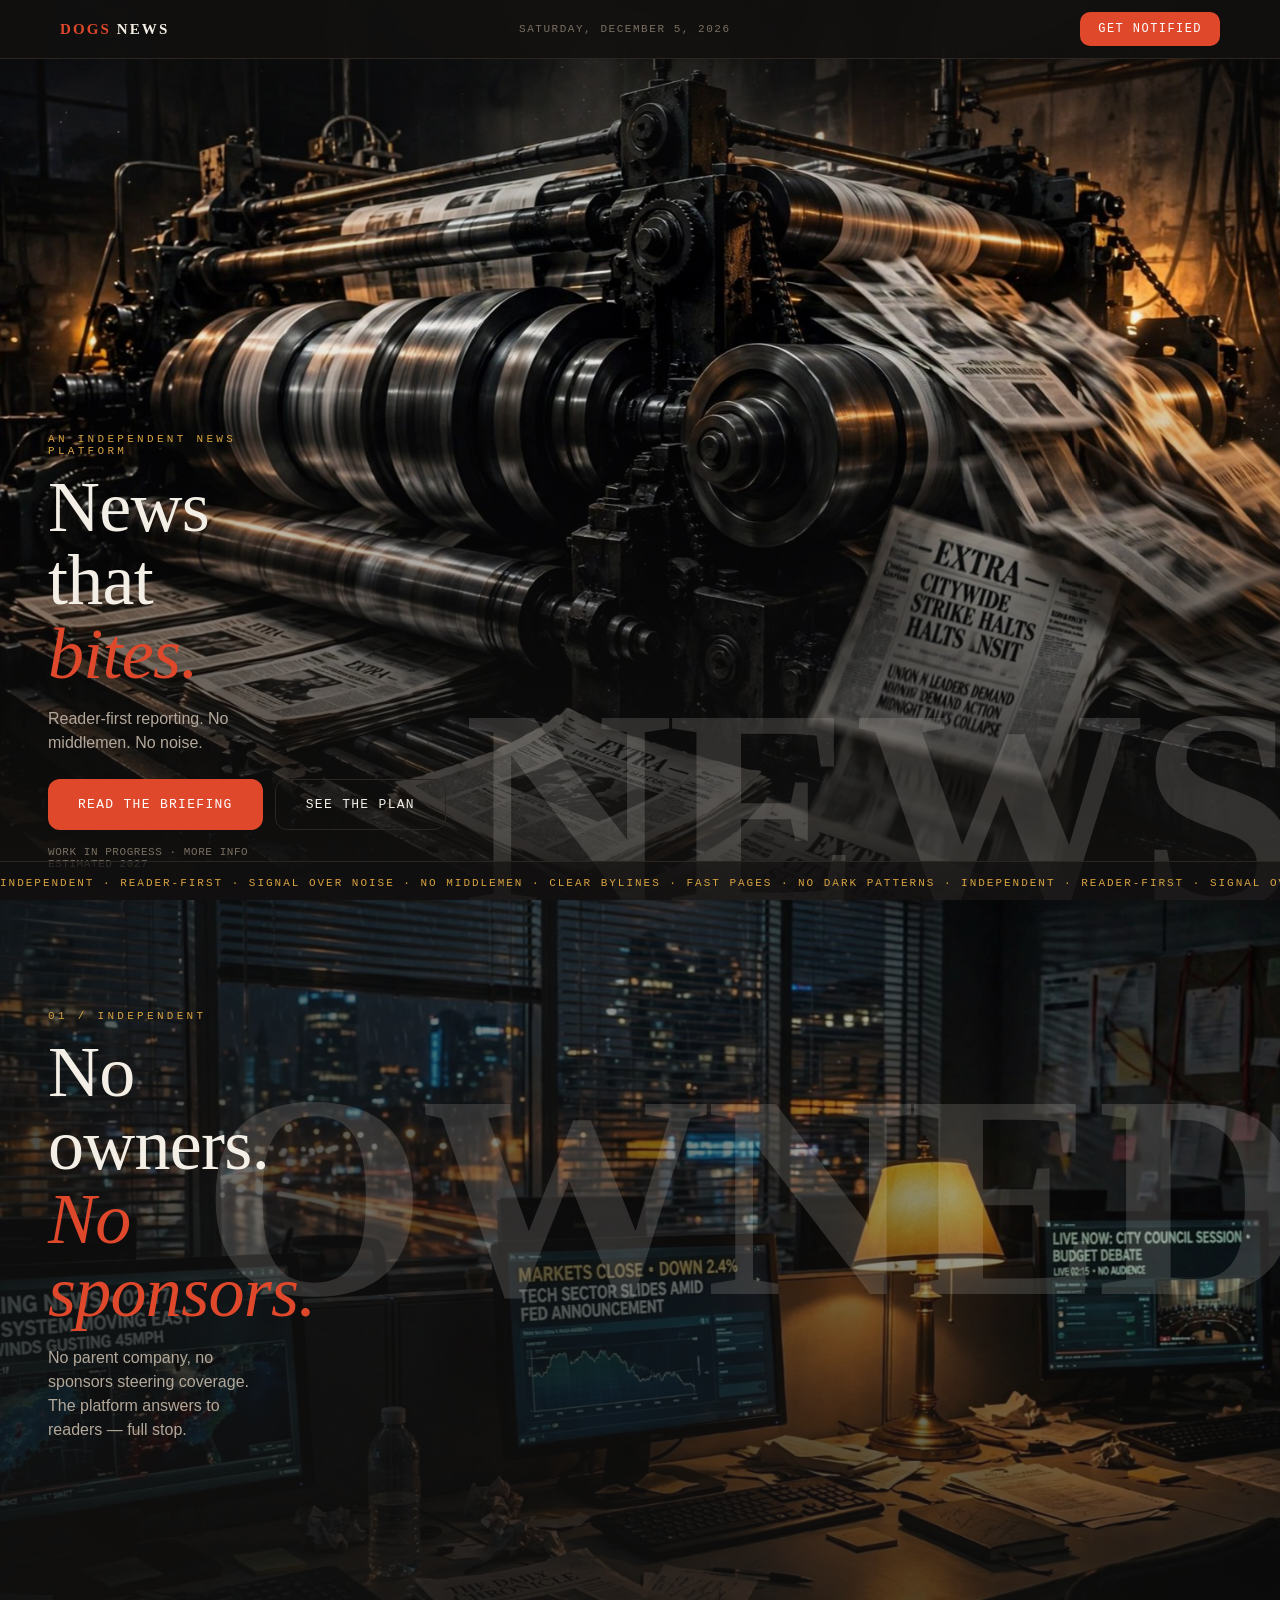
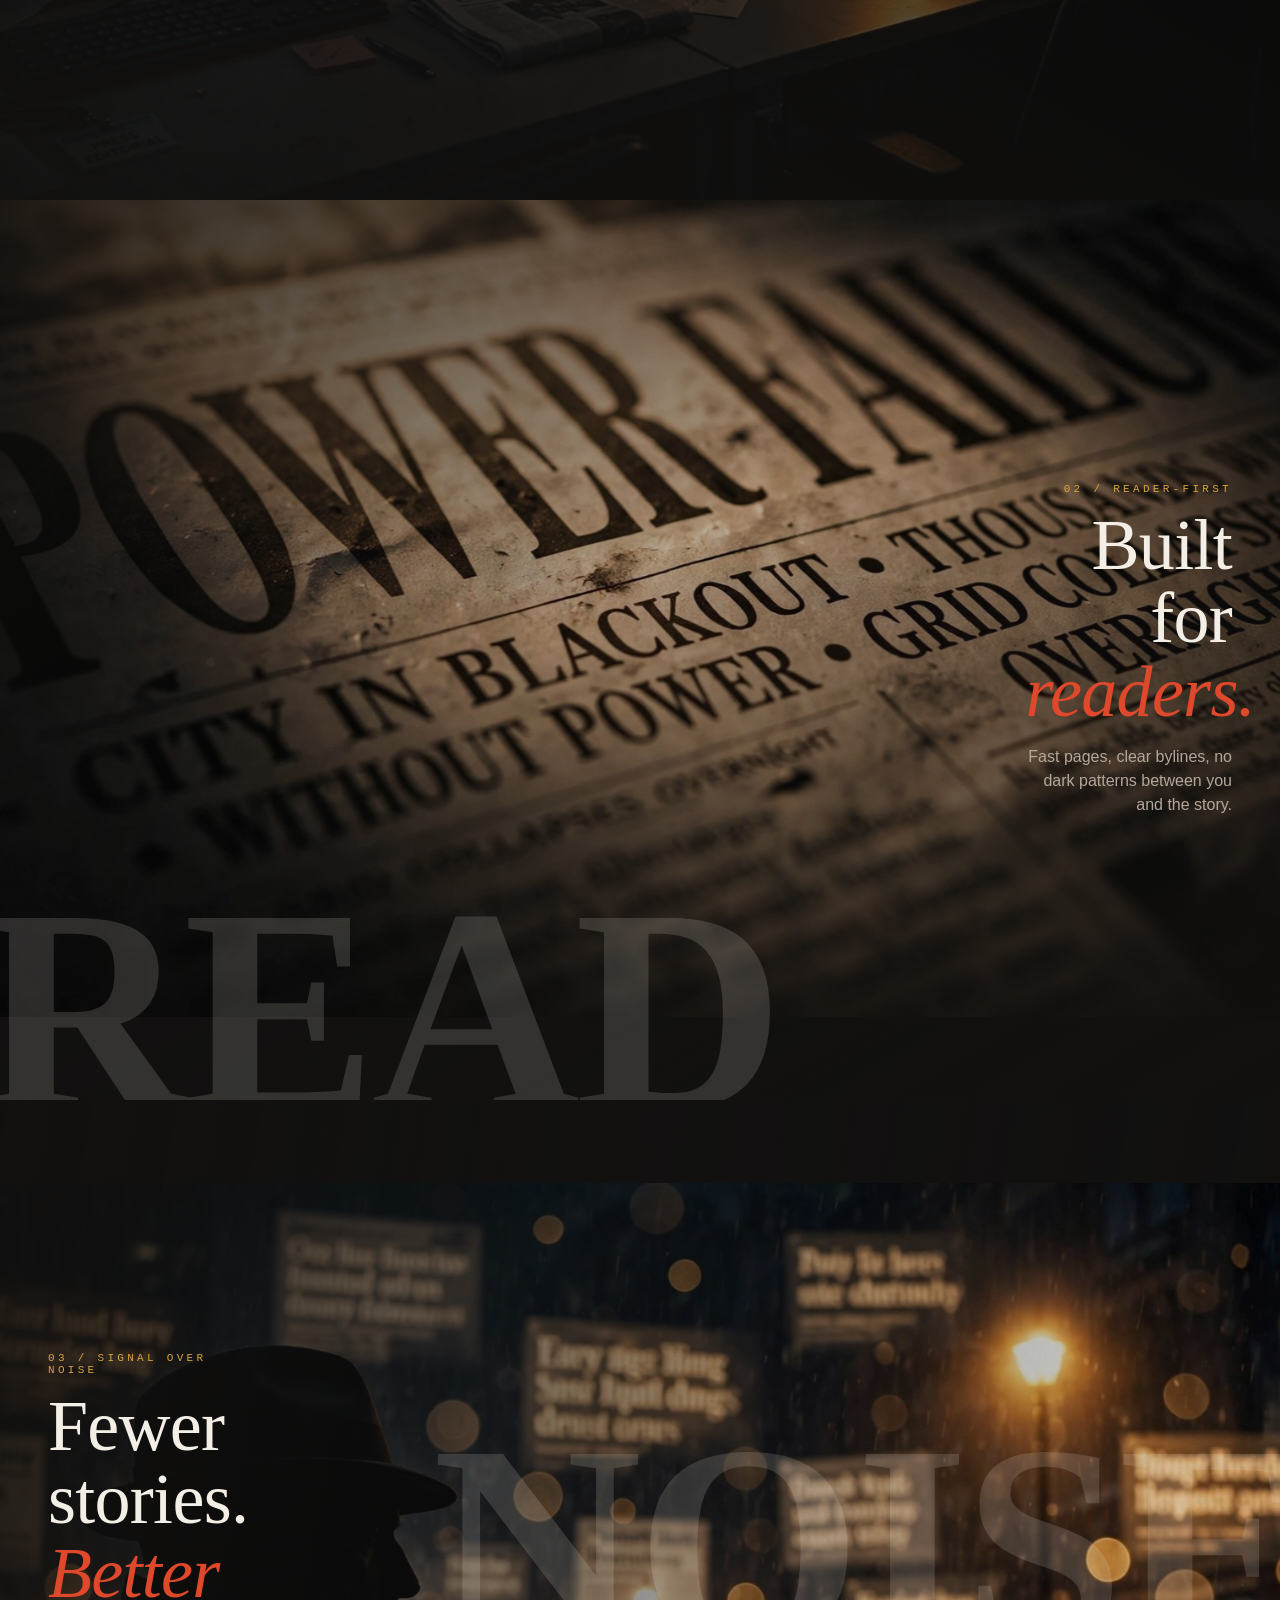
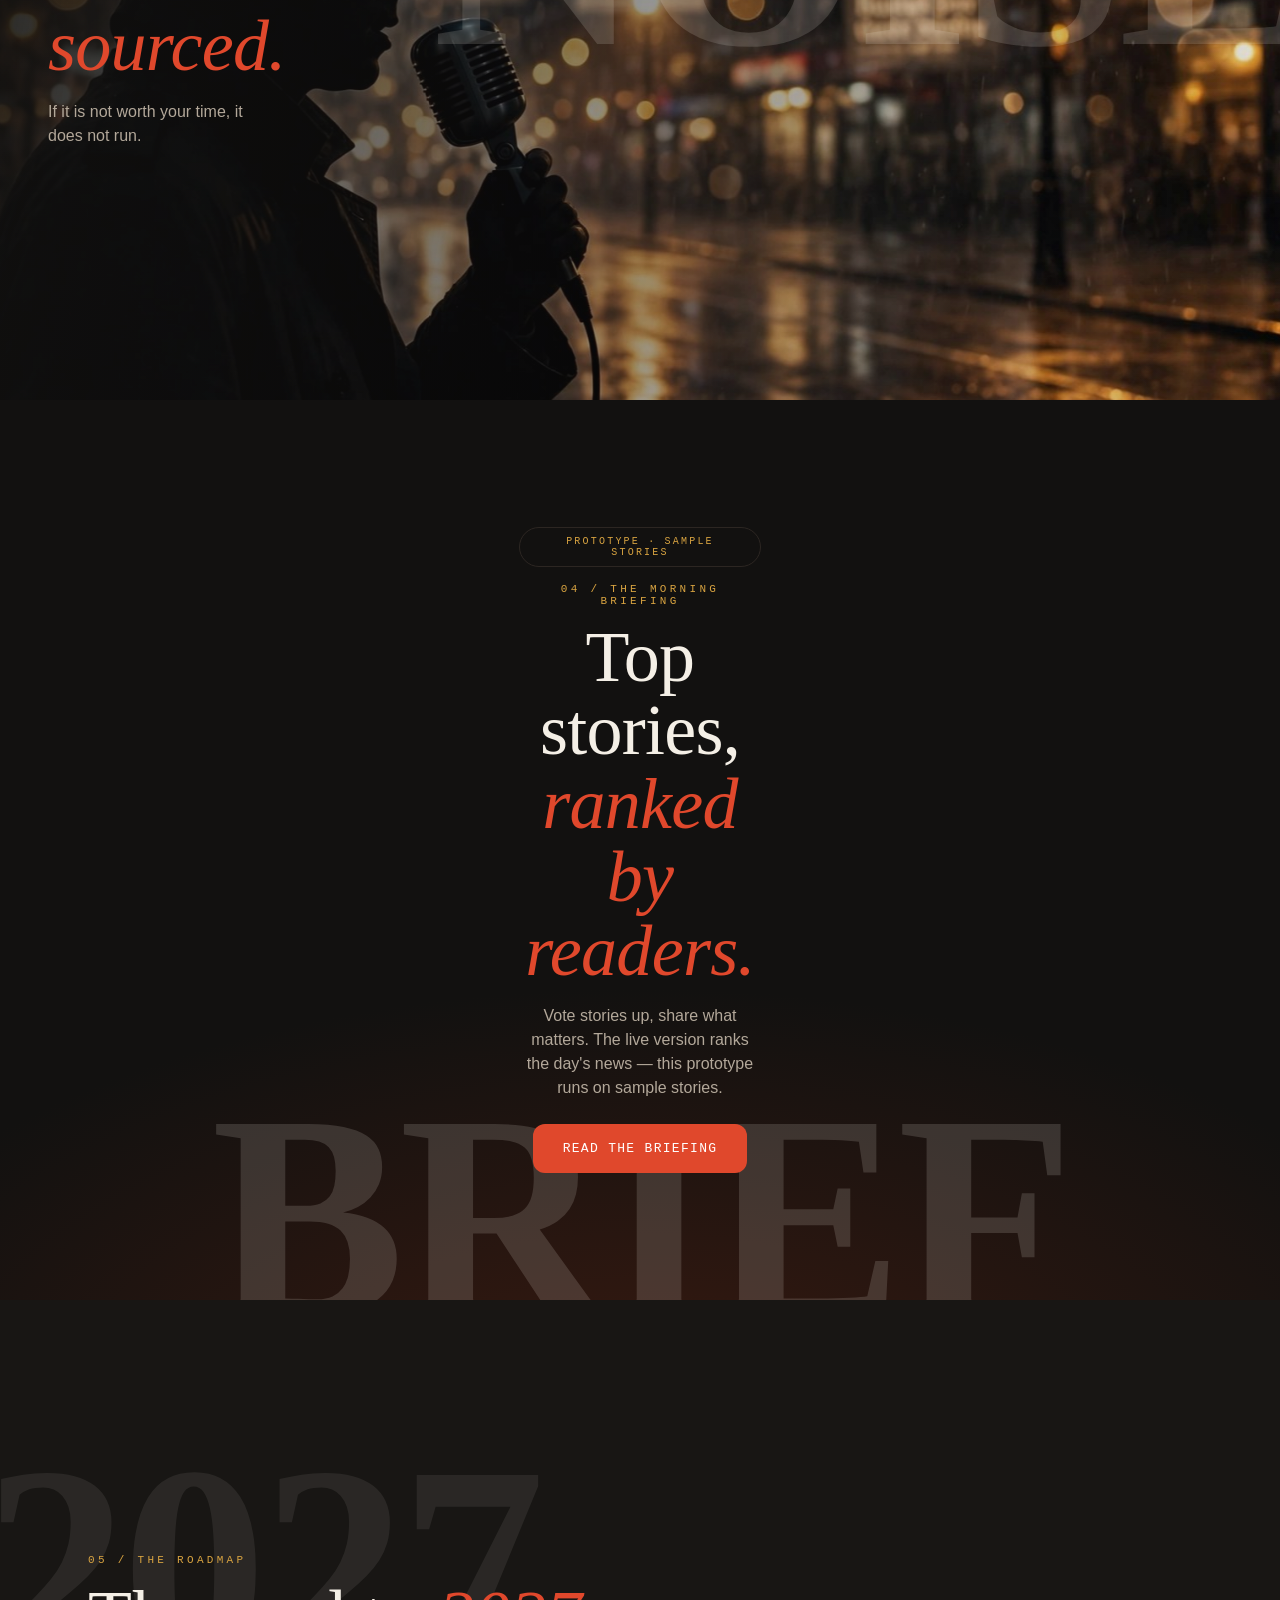
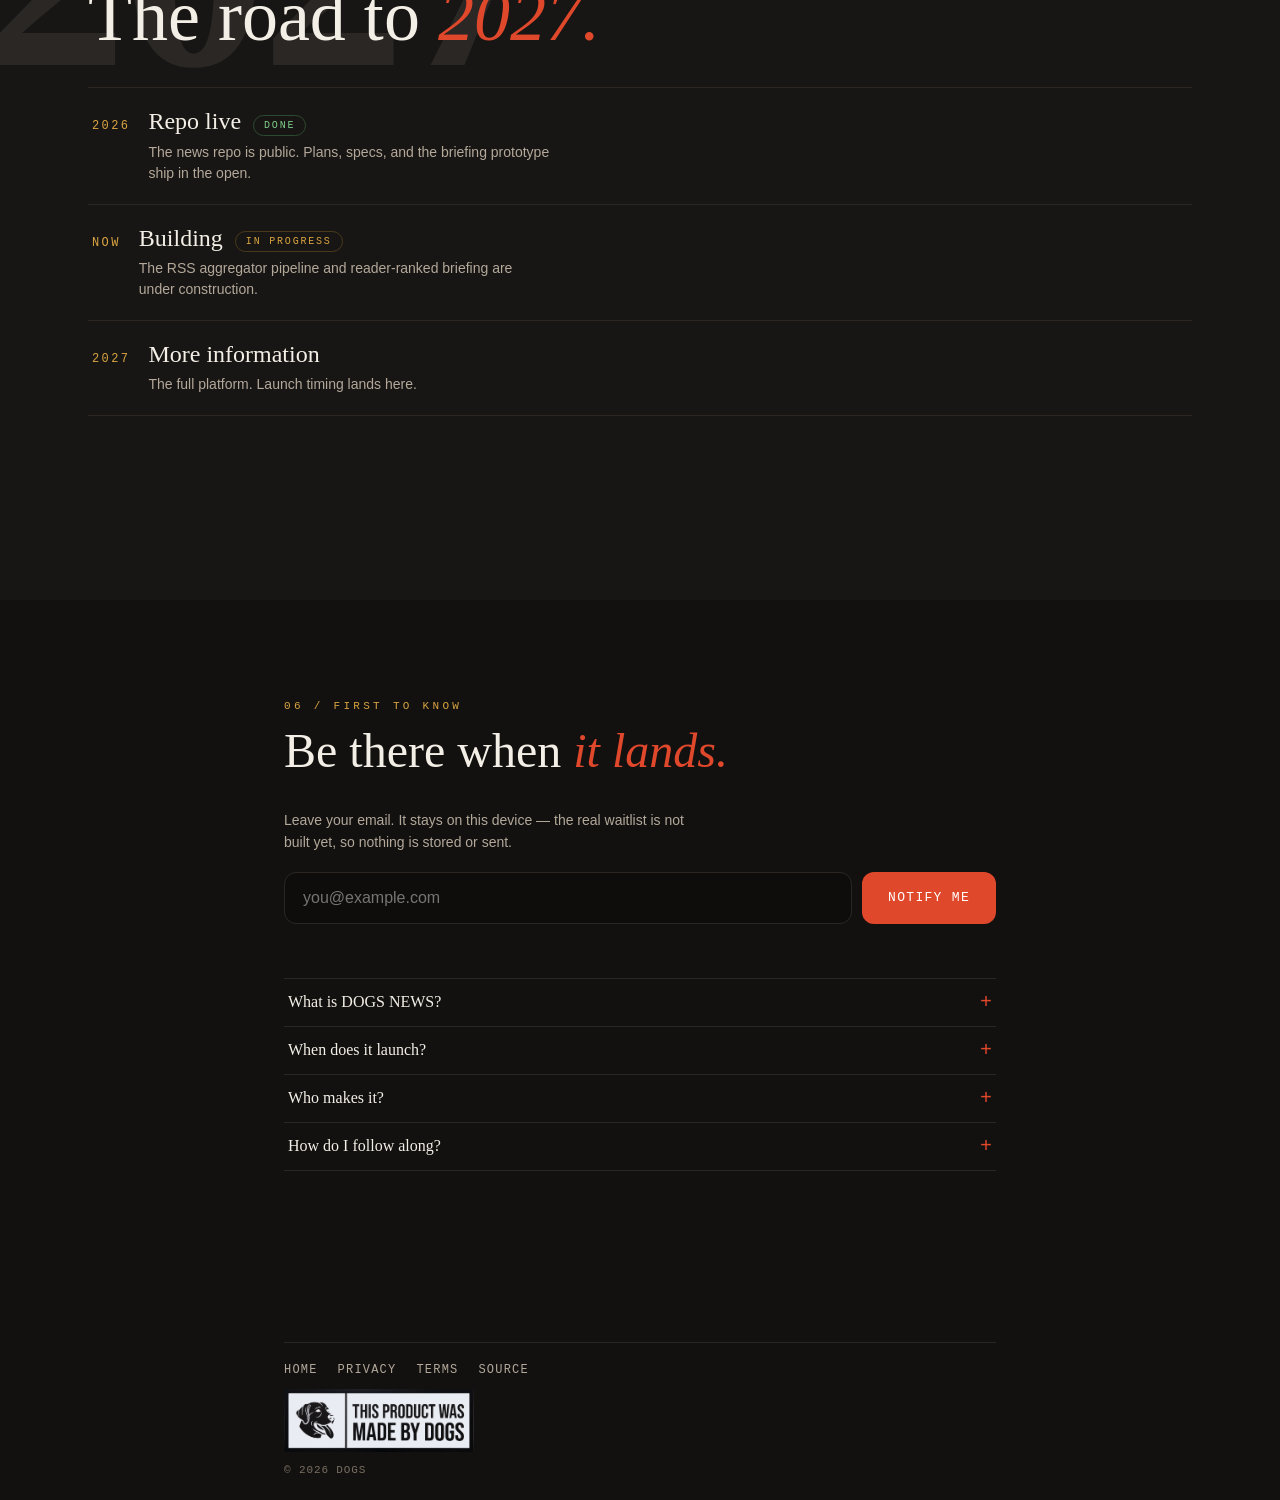
<file: landing/index.html>
<!DOCTYPE html>
<html lang="en">
<head>
<meta charset="UTF-8">
<meta name="viewport" content="width=device-width, initial-scale=1.0, viewport-fit=cover">
<title>DOGS NEWS — News that bites</title>
<meta name="description" content="DOGS NEWS is an independent news platform by DOGS: reader-first reporting with no middlemen and no noise. Work in progress, more information estimated by 2027.">
<meta name="theme-color" content="#121110">
<meta name="robots" content="index, follow">
<link rel="icon" type="image/svg+xml" href="./favicon.svg">
<link rel="canonical" href="https://news.wearedogs.net/">
<meta property="og:site_name" content="DOGS NEWS">
<meta property="og:type" content="website">
<meta property="og:title" content="DOGS NEWS — News that bites">
<meta property="og:description" content="An independent news platform by DOGS. Reader-first reporting. No middlemen. No noise.">
<meta property="og:url" content="https://news.wearedogs.net/">
<meta property="og:image" content="https://news.wearedogs.net/og.png">
<meta property="og:image:width" content="1200">
<meta property="og:image:height" content="630">
<meta property="og:image:alt" content="DOGS NEWS — News that bites">
<meta name="twitter:card" content="summary_large_image">
<script type="application/ld+json">
{
  "@context": "https://schema.org",
  "@graph": [
    {"@type": "Organization", "name": "DOGS", "url": "https://wearedogs.net"},
    {"@type": "WebSite", "name": "DOGS NEWS", "url": "https://news.wearedogs.net/",
     "description": "An independent news platform by DOGS."},
    {"@type": "FAQPage", "mainEntity": [
      {"@type": "Question", "name": "What is DOGS NEWS?", "acceptedAnswer": {"@type": "Answer", "text": "An independent news platform by DOGS. Reader-first reporting with no middlemen and no noise. Work in progress."}},
      {"@type": "Question", "name": "When does it launch?", "acceptedAnswer": {"@type": "Answer", "text": "More information is estimated by 2027."}},
      {"@type": "Question", "name": "Who makes it?", "acceptedAnswer": {"@type": "Answer", "text": "DOGS. https://wearedogs.net"}},
      {"@type": "Question", "name": "How do I follow along?", "acceptedAnswer": {"@type": "Answer", "text": "Watch the public GitHub repository at https://github.com/YEAHDOGS/news."}}
    ]}
  ]
}
</script>
<style>
:root{
  --bg:#121110; --bg2:#181614; --line:#2c2622;
  --ink:#f4efe6; --paper:#f4efe6; --muted:#b3a89a; --faint:#7a6f61;
  --red:#e0482c; --amber:#d9a441;
  --serif:Georgia,'Times New Roman',serif;
  --mono:ui-monospace,'SF Mono',Menlo,Consolas,monospace;
  --sans:-apple-system,BlinkMacSystemFont,'Segoe UI',Roboto,Helvetica,Arial,sans-serif;
}
*{box-sizing:border-box;margin:0;padding:0}
html{scroll-snap-type:y mandatory;scroll-behavior:smooth}
@media (prefers-reduced-motion:reduce){html{scroll-behavior:auto}}
body{background:var(--bg);color:var(--ink);font-family:var(--sans);-webkit-font-smoothing:antialiased;overflow-x:hidden}
::selection{background:var(--red);color:#fff}
a{color:inherit}
img{max-width:100%}
/* ---------- top bar ---------- */
.topbar{position:fixed;top:0;left:0;right:0;z-index:60;background:rgba(18,17,16,.85);backdrop-filter:blur(12px);-webkit-backdrop-filter:blur(12px);border-bottom:1px solid var(--line)}
.topbar .bar{max-width:1200px;margin:0 auto;display:flex;align-items:center;justify-content:space-between;height:58px;padding:0 20px}
.wordmark{font-family:var(--serif);font-weight:700;font-size:15px;letter-spacing:.14em;text-decoration:none}
.wordmark b{color:var(--red)}
.dateline{font-family:var(--mono);font-size:11px;letter-spacing:.14em;color:var(--faint);text-transform:uppercase}
.topbar .cta{font-family:var(--mono);font-size:12px;letter-spacing:.12em;text-decoration:none;background:var(--red);color:#fff;padding:10px 18px;border-radius:10px;white-space:nowrap}
.topbar .cta:active{transform:scale(.96)}
/* ---------- panels ---------- */
.panel{position:relative;height:100vh;height:100svh;scroll-snap-align:start;overflow:hidden;display:flex}
.bg{position:absolute;left:0;right:0;top:-10%;height:120%;background-size:cover;background-position:center;will-change:transform}
.scrim{position:absolute;inset:0;pointer-events:none}
.word{position:absolute;font-family:var(--serif);font-weight:700;line-height:.85;letter-spacing:-.02em;color:var(--ink);opacity:.15;white-space:nowrap;pointer-events:none;user-select:none;font-size:clamp(88px,23vw,290px)}
.copy{position:absolute;z-index:2;max-width:34ch;padding:0 24px}
.kicker{font-family:var(--mono);font-size:11px;letter-spacing:.3em;color:var(--amber);margin-bottom:14px}
.copy h2{font-family:var(--serif);font-weight:400;font-size:clamp(38px,9vw,72px);line-height:1.02;letter-spacing:-.01em}
.copy h2 em{font-style:italic;color:var(--red)}
.sub{margin-top:16px;font-size:16px;color:var(--muted);max-width:30ch;line-height:1.5}
.btn{display:inline-flex;align-items:center;gap:10px;text-decoration:none;font-family:var(--mono);font-size:13px;letter-spacing:.1em;padding:17px 30px;border-radius:12px;background:var(--red);color:#fff;margin-top:24px;white-space:nowrap}
.btn:active{transform:scale(.96)}
.btn.ghost{background:transparent;border:1px solid var(--line);color:var(--ink)}
.btnrow{display:flex;flex-wrap:wrap;gap:12px;margin-top:24px;width:max-content;max-width:calc(100vw - 48px)}
.btnrow .btn{margin-top:0}
.micro{font-family:var(--mono);font-size:11px;color:var(--faint);letter-spacing:.05em;margin-top:16px}
/* reveal */
.rv{opacity:0;transform:translateY(26px);transition:opacity .7s ease,transform .7s cubic-bezier(.2,.7,.2,1);transition-delay:var(--d,0ms)}
.rv.in{opacity:1;transform:none}
@media (prefers-reduced-motion:reduce){.rv{opacity:1;transform:none;transition:none}}
/* --- p1: NEWS hero --- */
#p1 .scrim{background:linear-gradient(180deg,rgba(18,17,16,.6) 0%,rgba(18,17,16,0) 32%,rgba(18,17,16,.3) 60%,rgba(18,17,16,.94) 100%)}
#p1 .word{right:-.05em;bottom:-.12em}
#p1 .copy{left:0;bottom:0;padding-bottom:calc(30px + env(safe-area-inset-bottom))}
.ticker{position:absolute;bottom:0;left:0;right:0;z-index:3;border-top:1px solid var(--line);background:rgba(18,17,16,.7);overflow:hidden;white-space:nowrap;padding:10px 0}
.ticker-track{display:inline-block;animation:tick 26s linear infinite;font-family:var(--mono);font-size:11px;letter-spacing:.18em;color:var(--amber)}
@keyframes tick{to{transform:translateX(-50%)}}
@media (prefers-reduced-motion:reduce){.ticker-track{animation:none}}
/* --- p2: INDEPENDENT (text top-left, word top-right) --- */
#p2 .scrim{background:linear-gradient(210deg,rgba(18,17,16,.1) 0%,rgba(18,17,16,.7) 50%,rgba(18,17,16,.95) 100%)}
#p2 .word{right:-.07em;top:.6em}
#p2 .copy{left:0;top:0;padding-top:110px}
/* --- p3: READERS (text mid-right, word bottom-left) --- */
#p3 .scrim{background:linear-gradient(150deg,rgba(18,17,16,.9) 0%,rgba(18,17,16,.3) 45%,rgba(18,17,16,.92) 100%)}
#p3 .word{left:-.07em;bottom:-.12em}
#p3 .copy{right:0;top:50%;transform:translateY(-50%);text-align:right}
#p3 .rv{transform:translateY(26px)}
#p3 .rv.in{transform:none}
#p3 .sub{margin-left:auto}
/* --- p4: SIGNAL (text mid-left, word right-mid) --- */
#p4 .scrim{background:linear-gradient(100deg,rgba(18,17,16,.95) 0%,rgba(18,17,16,.45) 50%,rgba(18,17,16,.08) 100%)}
#p4 .word{right:-.09em;top:36%}
#p4 .copy{left:0;top:50%;transform:translateY(-50%)}
#p4 .rv{transform:translateY(26px)}
#p4 .rv.in{transform:none}
/* --- p5: BRIEFING (text center over dark) --- */
#p5{background:radial-gradient(110% 80% at 50% 115%,#3a1a10 0%,var(--bg) 62%);align-items:center;justify-content:center;text-align:center}
#p5 .word{left:50%;transform:translateX(-50%);bottom:-.14em}
#p5 .copy{position:relative;left:auto;top:auto;transform:none;max-width:38ch;margin:0 auto}
#p5 .rv{transform:translateY(26px)}
#p5 .rv.in{transform:none}
#p5 .sub{margin-left:auto;margin-right:auto}
#p5 .btn{margin-left:auto;margin-right:auto}
.pill{display:inline-block;font-family:var(--mono);font-size:10px;letter-spacing:.22em;color:var(--amber);border:1px solid var(--line);border-radius:999px;padding:8px 16px;margin-bottom:16px}
/* --- p6: ROADMAP (timeline) --- */
#p6{background:var(--bg2);align-items:center}
#p6 .word{left:-.06em;top:.5em;opacity:.08}
#p6 .inner{position:relative;z-index:2;width:100%;max-width:1200px;margin:0 auto;padding:110px 24px 40px}
#p6 h2{font-family:var(--serif);font-weight:400;font-size:clamp(38px,9vw,72px);line-height:1.02;margin-bottom:34px}
#p6 h2 em{font-style:italic;color:var(--red)}
.steps{list-style:none;display:grid;gap:0;border-top:1px solid var(--line)}
.steps li{display:grid;grid-template-columns:auto 1fr;gap:18px;padding:20px 4px;border-bottom:1px solid var(--line);align-items:baseline}
.steps .yr{font-family:var(--mono);font-size:12px;letter-spacing:.2em;color:var(--amber);white-space:nowrap}
.steps .t{font-family:var(--serif);font-size:20px}
.steps .d{display:block;font-family:var(--sans);font-size:14px;color:var(--muted);margin-top:6px;max-width:52ch;line-height:1.5}
.tag{display:inline-block;font-family:var(--mono);font-size:10px;letter-spacing:.18em;padding:4px 10px;border-radius:999px;border:1px solid var(--line);color:var(--muted);margin-left:12px;vertical-align:middle}
.tag.done{color:#7fce8a;border-color:#2c4a30}
.tag.now{color:var(--amber);border-color:#4a3a1c}
/* --- p7: FIRST (notify + footer) --- */
#p7{background:var(--bg);align-items:flex-start}
#p7 .inner{position:relative;z-index:2;width:100%;max-width:760px;margin:0 auto;padding:100px 24px calc(24px + env(safe-area-inset-bottom));display:flex;flex-direction:column;height:100%}
#p7 h2{font-family:var(--serif);font-weight:400;font-size:clamp(32px,7vw,48px);line-height:1.05}
#p7 h2 em{font-style:italic;color:var(--red)}
.notify{margin-top:22px}
.notify .lede{color:var(--muted);font-size:14px;margin:12px 0 18px;max-width:52ch;line-height:1.55}
.fields{display:flex;gap:10px}
.fields label{position:absolute;width:1px;height:1px;overflow:hidden;clip:rect(0 0 0 0)}
.fields input{flex:1;min-width:0;background:#0e0d0c;border:1px solid var(--line);border-radius:12px;color:var(--ink);font-size:16px;padding:16px 18px;font-family:var(--sans)}
.fields input:focus{outline:2px solid var(--amber);outline-offset:2px}
.fields button{background:var(--red);color:#fff;border:0;border-radius:12px;font-family:var(--mono);font-size:13px;letter-spacing:.1em;padding:0 26px;cursor:pointer;white-space:nowrap}
.fields button:active{transform:scale(.96)}
.field-error{font-size:13px;color:var(--red);margin-top:10px;min-height:18px}
.notify-ok{font-family:var(--mono);font-size:13px;color:#7fce8a;letter-spacing:.04em;margin-top:10px}
.faq{margin-top:26px;border-top:1px solid var(--line);overflow-y:auto;min-height:0}
.faq details{border-bottom:1px solid var(--line);padding:12px 4px}
.faq summary{font-family:var(--serif);font-size:16px;cursor:pointer;list-style:none;display:flex;justify-content:space-between;align-items:center;gap:14px}
.faq summary::-webkit-details-marker{display:none}
.faq summary::after{content:"+";font-family:var(--mono);color:var(--red);font-size:20px;flex-shrink:0;transition:transform .2s ease}
.faq details[open] summary::after{transform:rotate(45deg)}
.faq details p{color:var(--muted);font-size:14px;margin-top:10px;max-width:60ch;line-height:1.55}
.faq details p a{color:var(--ink)}
footer{margin-top:auto;padding-top:20px;border-top:1px solid var(--line);display:flex;flex-direction:column;gap:12px}
.fnav{display:flex;gap:20px;font-family:var(--mono);font-size:12px;letter-spacing:.1em;flex-wrap:wrap}
.fnav a{color:var(--muted);text-decoration:none}
.badge{display:block;max-width:190px}
.badge img{display:block;width:100%;height:auto}
.copyright{font-family:var(--mono);font-size:11px;color:var(--faint);letter-spacing:.08em}
@media (min-width:760px){
  .copy{padding:0 48px}
  #p6 .inner{padding:110px 48px 40px}
  .steps .t{font-size:24px}
}
@media (max-width:420px){
  .dateline{display:none}
  .fields{flex-direction:column}
  .fields button{padding:16px}
}
</style>
</head>
<body>
<header class="topbar">
  <div class="bar">
    <a class="wordmark" href="./"><b>DOGS</b>&nbsp;NEWS</a>
    <span class="dateline" id="dateline"></span>
    <a class="cta" href="#p7">GET NOTIFIED</a>
  </div>
</header>

<main>
<!-- 1 / NEWS -->
<section class="panel" id="p1">
  <div class="bg" data-px style="background-image:url('img/hero.jpg')" role="img" aria-label="Newspaper printing press running at night"></div>
  <div class="scrim"></div>
  <div class="word" aria-hidden="true">NEWS</div>
  <div class="copy">
    <p class="kicker rv">AN INDEPENDENT NEWS PLATFORM</p>
    <h2 class="rv" style="--d:90ms">News that <em>bites.</em></h2>
    <p class="sub rv" style="--d:180ms">Reader-first reporting. No middlemen. No noise.</p>
    <div class="btnrow rv" style="--d:240ms">
      <a class="btn" href="#p5">READ THE BRIEFING</a><a class="btn ghost" href="#p2">SEE THE PLAN</a>
    </div>
    <p class="micro rv" style="--d:300ms">WORK IN PROGRESS &middot; MORE INFO ESTIMATED 2027</p>
  </div>
  <div class="ticker" aria-hidden="true"><div class="ticker-track">
    <span>INDEPENDENT &middot; READER-FIRST &middot; SIGNAL OVER NOISE &middot; NO MIDDLEMEN &middot; CLEAR BYLINES &middot; FAST PAGES &middot; NO DARK PATTERNS &middot;&nbsp;</span><span>INDEPENDENT &middot; READER-FIRST &middot; SIGNAL OVER NOISE &middot; NO MIDDLEMEN &middot; CLEAR BYLINES &middot; FAST PAGES &middot; NO DARK PATTERNS &middot;&nbsp;</span>
  </div></div>
</section>

<!-- 2 / INDEPENDENT -->
<section class="panel" id="p2">
  <div class="bg" data-px style="background-image:url('img/newsroom.jpg')" role="img" aria-label="Dark newsroom at night, monitors glowing"></div>
  <div class="scrim"></div>
  <div class="word" aria-hidden="true">OWNED</div>
  <div class="copy">
    <p class="kicker rv">01 / INDEPENDENT</p>
    <h2 class="rv" style="--d:90ms">No owners.<br><em>No sponsors.</em></h2>
    <p class="sub rv" style="--d:180ms">No parent company, no sponsors steering coverage. The platform answers to readers — full stop.</p>
  </div>
</section>

<!-- 3 / READERS -->
<section class="panel" id="p3">
  <div class="bg" data-px style="background-image:url('img/press.jpg')" role="img" aria-label="Freshly printed newspaper front page under a spotlight"></div>
  <div class="scrim"></div>
  <div class="word" aria-hidden="true">READ</div>
  <div class="copy">
    <p class="kicker rv">02 / READER-FIRST</p>
    <h2 class="rv" style="--d:90ms">Built for <em>readers.</em></h2>
    <p class="sub rv" style="--d:180ms">Fast pages, clear bylines, no dark patterns between you and the story.</p>
  </div>
</section>

<!-- 4 / SIGNAL -->
<section class="panel" id="p4">
  <div class="bg" data-px style="background-image:url('img/mic.jpg')" role="img" aria-label="Reporter with a microphone on a dark street at night"></div>
  <div class="scrim"></div>
  <div class="word" aria-hidden="true">NOISE</div>
  <div class="copy">
    <p class="kicker rv">03 / SIGNAL OVER NOISE</p>
    <h2 class="rv" style="--d:90ms">Fewer stories.<br><em>Better sourced.</em></h2>
    <p class="sub rv" style="--d:180ms">If it is not worth your time, it does not run.</p>
  </div>
</section>

<!-- 5 / BRIEFING -->
<section class="panel" id="p5">
  <div class="word" aria-hidden="true">BRIEF</div>
  <div class="copy">
    <span class="pill rv">PROTOTYPE &middot; SAMPLE STORIES</span>
    <p class="kicker rv">04 / THE MORNING BRIEFING</p>
    <h2 class="rv" style="--d:90ms">Top stories,<br><em>ranked by readers.</em></h2>
    <p class="sub rv" style="--d:140ms">Vote stories up, share what matters. The live version ranks the day's news — this prototype runs on sample stories.</p>
    <a class="btn rv" style="--d:200ms" href="./briefing.html">READ THE BRIEFING</a>
  </div>
</section>

<!-- 6 / ROADMAP -->
<section class="panel" id="p6">
  <div class="word" aria-hidden="true">2027</div>
  <div class="inner">
    <p class="kicker rv">05 / THE ROADMAP</p>
    <h2 class="rv" style="--d:90ms">The road to <em>2027.</em></h2>
    <ol class="steps rv" style="--d:160ms">
      <li><span class="yr">2026</span><div><span class="t">Repo live</span><span class="tag done">DONE</span><span class="d">The news repo is public. Plans, specs, and the briefing prototype ship in the open.</span></div></li>
      <li><span class="yr">NOW</span><div><span class="t">Building</span><span class="tag now">IN PROGRESS</span><span class="d">The RSS aggregator pipeline and reader-ranked briefing are under construction.</span></div></li>
      <li><span class="yr">2027</span><div><span class="t">More information</span><span class="d">The full platform. Launch timing lands here.</span></div></li>
    </ol>
  </div>
</section>

<!-- 7 / FIRST -->
<section class="panel" id="p7">
  <div class="inner">
    <p class="kicker rv">06 / FIRST TO KNOW</p>
    <h2 class="rv" style="--d:90ms">Be there when <em>it lands.</em></h2>
    <div class="notify rv" style="--d:140ms">
      <p class="lede">Leave your email. It stays on this device — the real waitlist is not built yet, so nothing is stored or sent.</p>
      <form id="notifyForm" novalidate>
        <div class="fields">
          <label for="email">Email address</label>
          <input id="email" name="email" type="email" autocomplete="email" placeholder="you@example.com" aria-describedby="email-error">
          <button type="submit">NOTIFY ME</button>
        </div>
        <p class="field-error" id="email-error" aria-live="polite"></p>
        <p class="notify-ok" id="notifyOk" hidden>Saved on this device. We will not spam you — there is nothing to spam you with yet.</p>
      </form>
    </div>
    <div class="faq rv" style="--d:200ms">
      <details><summary>What is DOGS NEWS?</summary><p>An independent news platform by DOGS. Reader-first reporting with no middlemen and no noise. It is a work in progress.</p></details>
      <details><summary>When does it launch?</summary><p>More information is estimated by 2027.</p></details>
      <details><summary>Who makes it?</summary><p>DOGS. <a href="https://wearedogs.net">wearedogs.net</a></p></details>
      <details><summary>How do I follow along?</summary><p>Watch the <a href="https://github.com/YEAHDOGS/news">public GitHub repo</a>. That is where real updates land.</p></details>
    </div>
    <footer>
      <nav class="fnav" aria-label="Footer">
        <a href="./">HOME</a>
        <a href="./privacy.html">PRIVACY</a>
        <a href="./terms.html">TERMS</a>
        <a href="https://github.com/YEAHDOGS/news">SOURCE</a>
      </nav>
      <a class="badge" href="https://wearedogs.net" aria-label="This product was made by DOGS"><img src="./made-by-dogs.png" alt="This product was made by DOGS" width="900" height="297"></a>
      <p class="copyright">&copy; 2026 DOGS</p>
    </footer>
  </div>
</section>
</main>

<script>
(function(){
  var reduce = window.matchMedia('(prefers-reduced-motion: reduce)').matches;

  /* dateline */
  try {
    document.getElementById('dateline').textContent =
      new Date().toLocaleDateString('en-US', {weekday:'long', month:'long', day:'numeric', year:'numeric'});
  } catch(e){}

  /* staggered reveals on panel entry */
  var io = new IntersectionObserver(function(entries){
    entries.forEach(function(e){
      if(e.isIntersecting){ e.target.classList.add('in'); io.unobserve(e.target); }
    });
  }, {threshold:.18});
  document.querySelectorAll('.rv').forEach(function(el){ io.observe(el); });

  /* parallax bg drift — transform only, rAF-throttled */
  var bgs = Array.prototype.slice.call(document.querySelectorAll('[data-px]'));
  var ticking = false;
  function parallax(){
    ticking = false;
    if(reduce) return;
    var vh = window.innerHeight;
    bgs.forEach(function(bg){
      var r = bg.parentElement.getBoundingClientRect();
      if(r.bottom < -vh || r.top > vh*2) return;
      var p = (r.top + r.height/2 - vh/2) / vh;
      bg.style.transform = 'translate3d(0,' + (p * -8).toFixed(2) + '%,0)';
    });
  }
  function onScroll(){
    if(ticking) return;
    ticking = true;
    requestAnimationFrame(parallax);
  }
  window.addEventListener('scroll', onScroll, {passive:true});
  window.addEventListener('resize', onScroll);
  parallax();

  /* honest localStorage notify capture */
  var form = document.getElementById('notifyForm');
  form.addEventListener('submit', function(ev){
    ev.preventDefault();
    var input = document.getElementById('email');
    var err = document.getElementById('email-error');
    var ok = document.getElementById('notifyOk');
    var v = input.value.trim();
    if(!/^[^\s@]+@[^\s@]+\.[^\s@]+$/.test(v)){
      err.textContent = 'Enter a valid email address.';
      input.focus();
      return;
    }
    err.textContent = '';
    try {
      var list = JSON.parse(localStorage.getItem('dogs-news-notify') || '[]');
      if(list.indexOf(v) === -1){ list.push(v); localStorage.setItem('dogs-news-notify', JSON.stringify(list)); }
    } catch(e){}
    ok.hidden = false;
    form.querySelector('.fields').style.display = 'none';
  });
})();
</script>
</body>
</html>
</file>
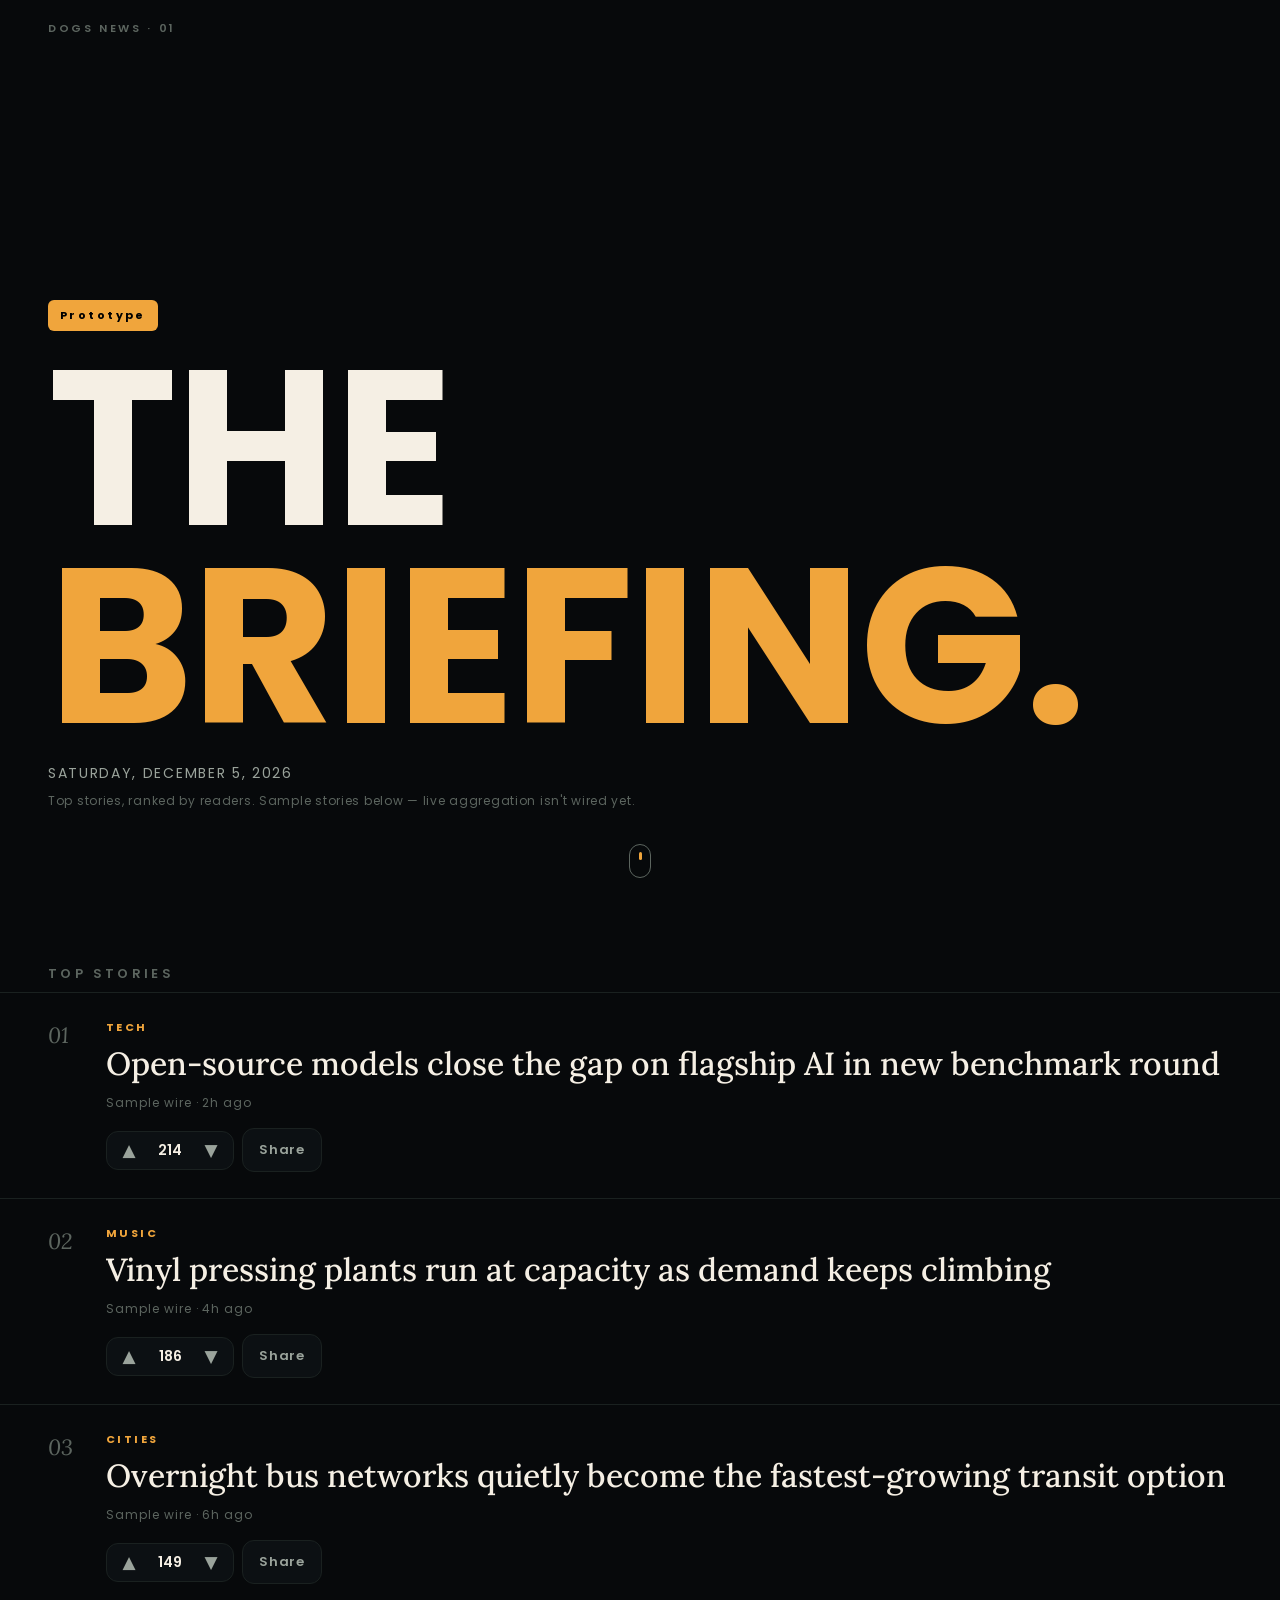
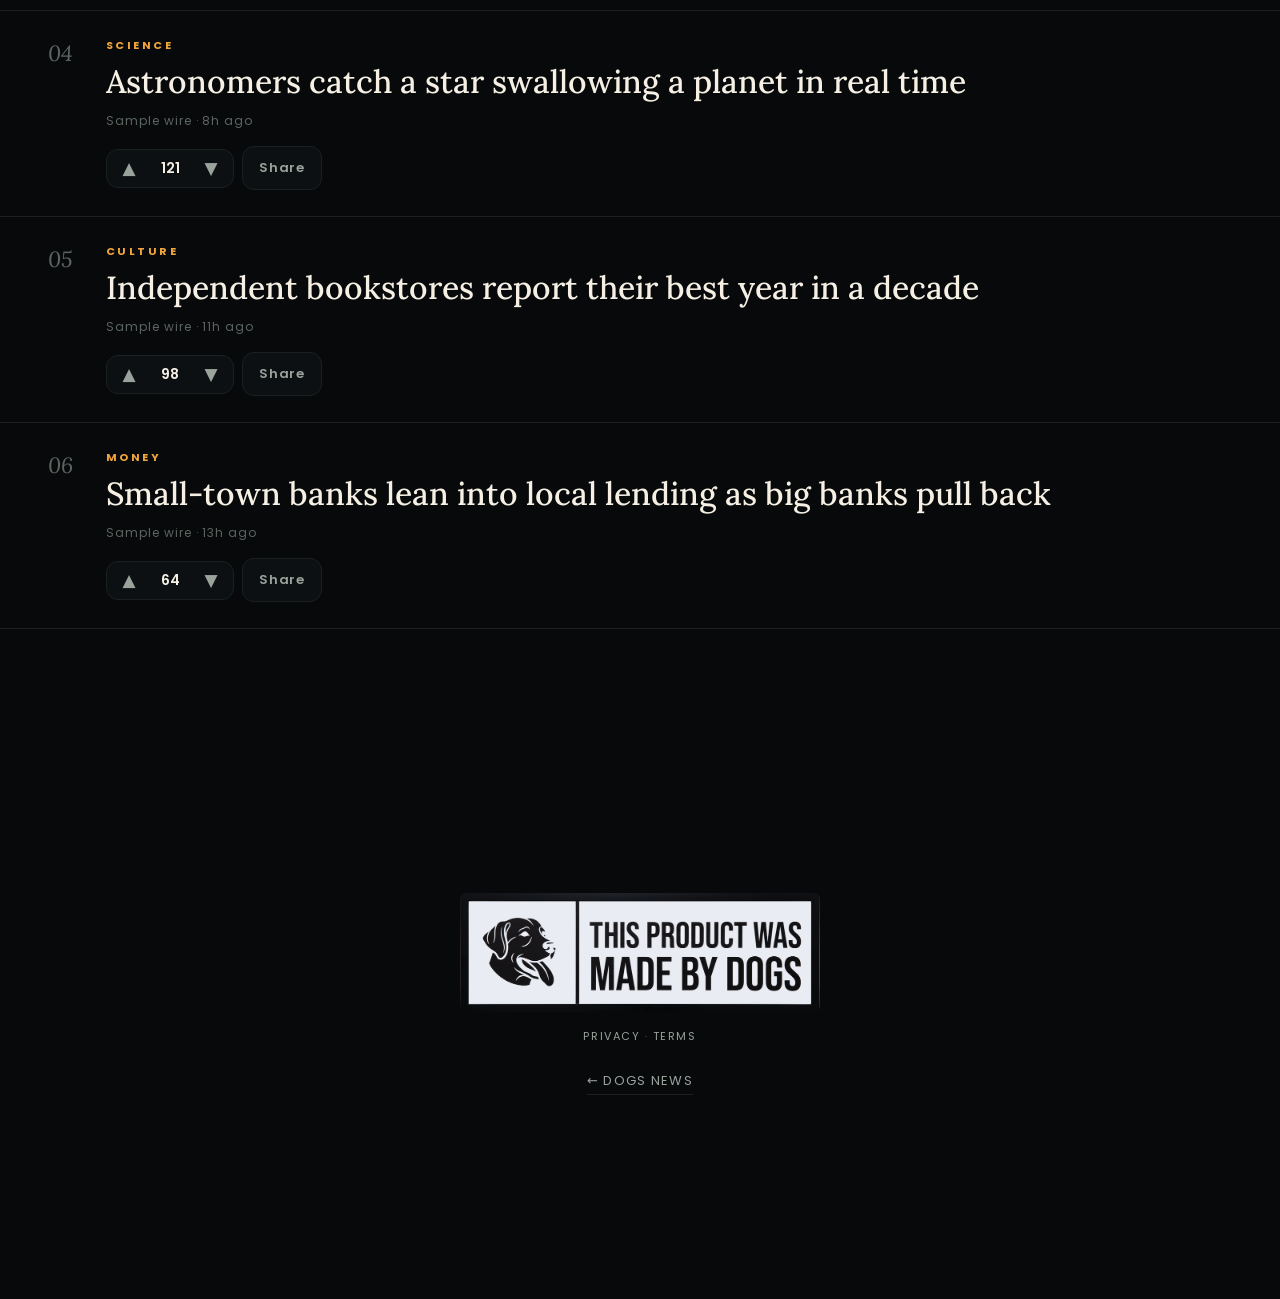
<file: landing/briefing.html>
<!doctype html>
<html lang="en">
<head>
<meta charset="utf-8">
<meta name="viewport" content="width=device-width, initial-scale=1, viewport-fit=cover">
<title>The Briefing — DOGS NEWS</title>
<meta name="description" content="The morning briefing. Top stories, ranked by readers. Prototype.">
<meta name="theme-color" content="#07090b">
<link rel="icon" href="./favicon.svg" type="image/svg+xml">
<link rel="canonical" href="https://news.wearedogs.net/briefing.html">
<meta property="og:site_name" content="DOGS NEWS">
<meta property="og:type" content="website">
<meta property="og:title" content="The Briefing — DOGS NEWS">
<meta property="og:description" content="Top stories, ranked by readers.">
<meta property="og:url" content="https://news.wearedogs.net/briefing.html">
<meta property="og:image" content="https://news.wearedogs.net/og.png">
<meta name="twitter:card" content="summary_large_image">
<link rel="preconnect" href="https://fonts.googleapis.com">
<link rel="preconnect" href="https://fonts.gstatic.com" crossorigin>
<link href="https://fonts.googleapis.com/css2?family=Poppins:wght@500;600;700&family=Lora:ital,wght@0,400;0,500;1,400&display=swap" rel="stylesheet">
<style>
:root{
  --bg:#07090b; --panel:#0c1013; --ink:#f5efe4; --mut:#9aa39b; --dim:#5c655f;
  --amber:#f0a53c; --line:#1a2120;
  --ease:cubic-bezier(0.22,1,0.36,1);
}
*{box-sizing:border-box;margin:0;padding:0}
html{scroll-snap-type:y proximity;scroll-behavior:smooth}
body{background:var(--bg);color:var(--ink);font-family:"Poppins",system-ui,sans-serif;-webkit-font-smoothing:antialiased}
::selection{background:var(--amber);color:#000}
:focus-visible{outline:2px solid var(--amber);outline-offset:3px}

.mast{height:100vh;height:100svh;scroll-snap-align:start;display:flex;flex-direction:column;justify-content:flex-end;padding:0 clamp(20px,6vw,48px) clamp(56px,10vh,110px);position:relative;overflow:hidden}
.mast .no{position:absolute;top:calc(env(safe-area-inset-top,0px) + 20px);left:clamp(20px,6vw,48px);font-size:11px;letter-spacing:.24em;color:var(--dim);font-weight:600}
.mast .chip{display:inline-block;font-size:11px;letter-spacing:.22em;font-weight:700;color:#000;background:var(--amber);padding:7px 12px;border-radius:6px;margin-bottom:18px;width:max-content}
.mast h1{font-size:clamp(64px,19vw,220px);line-height:.9;font-weight:700;letter-spacing:-.01em;text-transform:uppercase}
.mast h1 em{font-style:normal;color:var(--amber)}
.mast .date{margin-top:18px;color:var(--mut);font-size:14px;letter-spacing:.12em;text-transform:uppercase}
.mast .note{margin-top:8px;color:var(--dim);font-size:12px;letter-spacing:.06em}
.hint{position:absolute;bottom:22px;left:50%;transform:translateX(-50%);width:22px;height:34px;border:1.5px solid var(--dim);border-radius:12px}
.hint::after{content:"";position:absolute;top:7px;left:50%;width:3px;height:8px;margin-left:-1.5px;border-radius:2px;background:var(--amber);animation:drop 1.8s var(--ease) infinite}
@keyframes drop{0%{transform:translateY(0);opacity:1}70%{transform:translateY(10px);opacity:0}100%{opacity:0}}

.feed{scroll-snap-align:start;scroll-snap-stop:always;min-height:100svh;padding:calc(env(safe-area-inset-top,0px) + 64px) 0 40px}
.feed-head{padding:0 clamp(20px,6vw,48px);margin-bottom:8px}
.feed-head h2{font-size:13px;letter-spacing:.26em;color:var(--dim);font-weight:600;text-transform:uppercase}
.story{display:grid;grid-template-columns:44px 1fr;gap:14px;padding:26px clamp(20px,6vw,48px);border-top:1px solid var(--line);scroll-snap-align:start}
.story:last-child{border-bottom:1px solid var(--line)}
.rank{font-family:"Lora",serif;font-style:italic;font-size:22px;color:var(--dim);padding-top:2px}
.kicker{font-size:11px;letter-spacing:.22em;font-weight:700;color:var(--amber);text-transform:uppercase;margin-bottom:8px}
.headline{font-family:"Lora",serif;font-size:clamp(21px,5.8vw,32px);line-height:1.25;font-weight:500;margin-bottom:10px}
.meta{font-size:12px;color:var(--dim);letter-spacing:.08em;margin-bottom:16px}
.actions{display:flex;align-items:center;gap:8px}
.vote{display:flex;align-items:center;gap:2px;background:var(--panel);border:1px solid var(--line);border-radius:12px;overflow:hidden}
.vote button{cursor:pointer;background:none;border:0;color:var(--mut);font-size:17px;line-height:1;padding:10px 13px;font-family:inherit;transition:color .15s,background .15s;min-width:44px}
.vote button:hover{color:var(--ink);background:#141a19}
.vote button.on-up{color:var(--amber)}
.vote button.on-down{color:#e11d48}
.vote .count{font-size:14px;font-weight:600;min-width:34px;text-align:center;font-variant-numeric:tabular-nums}
.share{cursor:pointer;background:var(--panel);border:1px solid var(--line);border-radius:12px;color:var(--mut);font:inherit;font-size:13px;font-weight:600;letter-spacing:.06em;padding:11px 16px;transition:color .15s,border-color .15s}
.share:hover{color:var(--ink);border-color:var(--dim)}
.toast{position:fixed;bottom:calc(env(safe-area-inset-bottom,0px) + 26px);left:50%;transform:translateX(-50%) translateY(20px);background:var(--ink);color:#000;font-size:14px;font-weight:600;padding:12px 22px;border-radius:999px;opacity:0;pointer-events:none;transition:opacity .25s var(--ease),transform .25s var(--ease);z-index:50}
.toast.show{opacity:1;transform:translateX(-50%)}

.fin{scroll-snap-align:start;min-height:70svh;display:flex;flex-direction:column;justify-content:center;align-items:center;text-align:center;padding:60px clamp(20px,6vw,48px) calc(env(safe-area-inset-bottom,0px) + 40px)}
.fin img{display:block;width:min(360px,76vw);height:auto;border-radius:6px}
.fin .fine{margin-top:16px;font-size:11px;letter-spacing:.14em;color:var(--dim);text-transform:uppercase}
.fin .fine a{color:var(--mut);text-decoration:none}
.fin .fine a:hover{color:var(--ink)}
.back{margin-top:26px;color:var(--mut);font-size:13px;letter-spacing:.1em;text-decoration:none;border-bottom:1px solid var(--line);padding-bottom:3px}
.back:hover{color:var(--ink);border-color:var(--amber)}

@media (prefers-reduced-motion:reduce){
  html{scroll-behavior:auto}
  .hint::after{animation:none}
  .toast{transition:none}
}
</style>
</head>
<body>

<header class="mast" aria-label="The morning briefing">
  <span class="no">DOGS NEWS · 01</span>
  <span class="chip">Prototype</span>
  <h1>The<br><em>Briefing.</em></h1>
  <p class="date" id="dateline">—</p>
  <p class="note">Top stories, ranked by readers. Sample stories below — live aggregation isn't wired yet.</p>
  <div class="hint" aria-hidden="true"></div>
</header>

<main class="feed" aria-label="Top stories">
  <div class="feed-head"><h2>Top stories</h2></div>
  <div id="stories"></div>
</main>

<footer class="fin" aria-label="About">
  <a href="https://wearedogs.net" aria-label="Made by DOGS"><img src="./img/made-by-dogs.png" alt="This product was made by DOGS" width="900" height="297"></a>
  <p class="fine"><a href="./privacy.html">Privacy</a> · <a href="./terms.html">Terms</a></p>
  <a class="back" href="./">← DOGS NEWS</a>
</footer>

<div class="toast" id="toast" role="status" aria-live="polite"></div>

<script>
(function(){
  "use strict";
  var reduce = window.matchMedia("(prefers-reduced-motion: reduce)").matches;

  document.getElementById("dateline").textContent =
    new Date().toLocaleDateString("en-US", { weekday:"long", month:"long", day:"numeric", year:"numeric" });

  // Sample stories — replaced by the aggregator when it goes live.
  var STORIES = [
    { id:"s1", kicker:"Tech",       head:"Open-source models close the gap on flagship AI in new benchmark round", src:"Sample wire", t:"2h ago",  base: 214 },
    { id:"s2", kicker:"Music",      head:"Vinyl pressing plants run at capacity as demand keeps climbing",          src:"Sample wire", t:"4h ago",  base: 186 },
    { id:"s3", kicker:"Cities",     head:"Overnight bus networks quietly become the fastest-growing transit option", src:"Sample wire", t:"6h ago",  base: 149 },
    { id:"s4", kicker:"Science",    head:"Astronomers catch a star swallowing a planet in real time",               src:"Sample wire", t:"8h ago",  base: 121 },
    { id:"s5", kicker:"Culture",    head:"Independent bookstores report their best year in a decade",               src:"Sample wire", t:"11h ago", base: 98 },
    { id:"s6", kicker:"Money",      head:"Small-town banks lean into local lending as big banks pull back",         src:"Sample wire", t:"13h ago", base: 64 }
  ];

  var KEY = "dogsnews-briefing-v1";
  var store = {};
  try { store = JSON.parse(localStorage.getItem(KEY) || "{}"); } catch(e){ store = {}; }
  function save(){ try { localStorage.setItem(KEY, JSON.stringify(store)); } catch(e){} }

  var wrap = document.getElementById("stories");
  var toast = document.getElementById("toast"), toastT = 0;
  function say(msg){
    toast.textContent = msg; toast.classList.add("show");
    clearTimeout(toastT); toastT = setTimeout(function(){ toast.classList.remove("show"); }, 1800);
  }

  function render(){
    wrap.innerHTML = "";
    STORIES.forEach(function(s, i){
      var v = store[s.id] || { up:false, down:false };
      var score = s.base + (v.up ? 1 : 0) - (v.down ? 1 : 0);
      var el = document.createElement("article");
      el.className = "story";
      el.innerHTML =
        '<span class="rank" aria-hidden="true">' + String(i+1).padStart(2,"0") + "</span>" +
        '<div>' +
          '<p class="kicker">' + s.kicker + "</p>" +
          "<h3 class='headline'>" + s.head + "</h3>" +
          '<p class="meta">' + s.src + " · " + s.t + "</p>" +
          '<div class="actions">' +
            '<div class="vote" role="group" aria-label="Vote on this story">' +
              '<button type="button" data-a="up" aria-label="Upvote" class="' + (v.up ? "on-up" : "") + '">▲</button>' +
              '<span class="count" aria-live="polite">' + score + "</span>" +
              '<button type="button" data-a="down" aria-label="Downvote" class="' + (v.down ? "on-down" : "") + '">▼</button>' +
            "</div>" +
            '<button type="button" class="share">Share</button>' +
          "</div>" +
        "</div>";
      var up = el.querySelector('[data-a="up"]'), dn = el.querySelector('[data-a="down"]');
      up.addEventListener("click", function(){ cast(s.id, "up"); });
      dn.addEventListener("click", function(){ cast(s.id, "down"); });
      el.querySelector(".share").addEventListener("click", function(){ share(s); });
      wrap.appendChild(el);
    });
  }

  function cast(id, dir){
    var v = store[id] || { up:false, down:false };
    var other = dir === "up" ? "down" : "up";
    v[dir] = !v[dir];
    if (v[dir]) v[other] = false;
    store[id] = v; save(); render();
  }

  function share(s){
    var url = "https://news.wearedogs.net/briefing.html#" + s.id;
    var data = { title: "DOGS NEWS — " + s.head, text: s.head, url: url };
    if (navigator.share) {
      navigator.share(data).catch(function(){});
    } else if (navigator.clipboard && navigator.clipboard.writeText) {
      navigator.clipboard.writeText(url).then(function(){ say("Link copied"); }, function(){ say("Copy failed"); });
    } else {
      say("Sharing not supported here");
    }
  }

  render();
})();
</script>
</body>
</html>
</file>
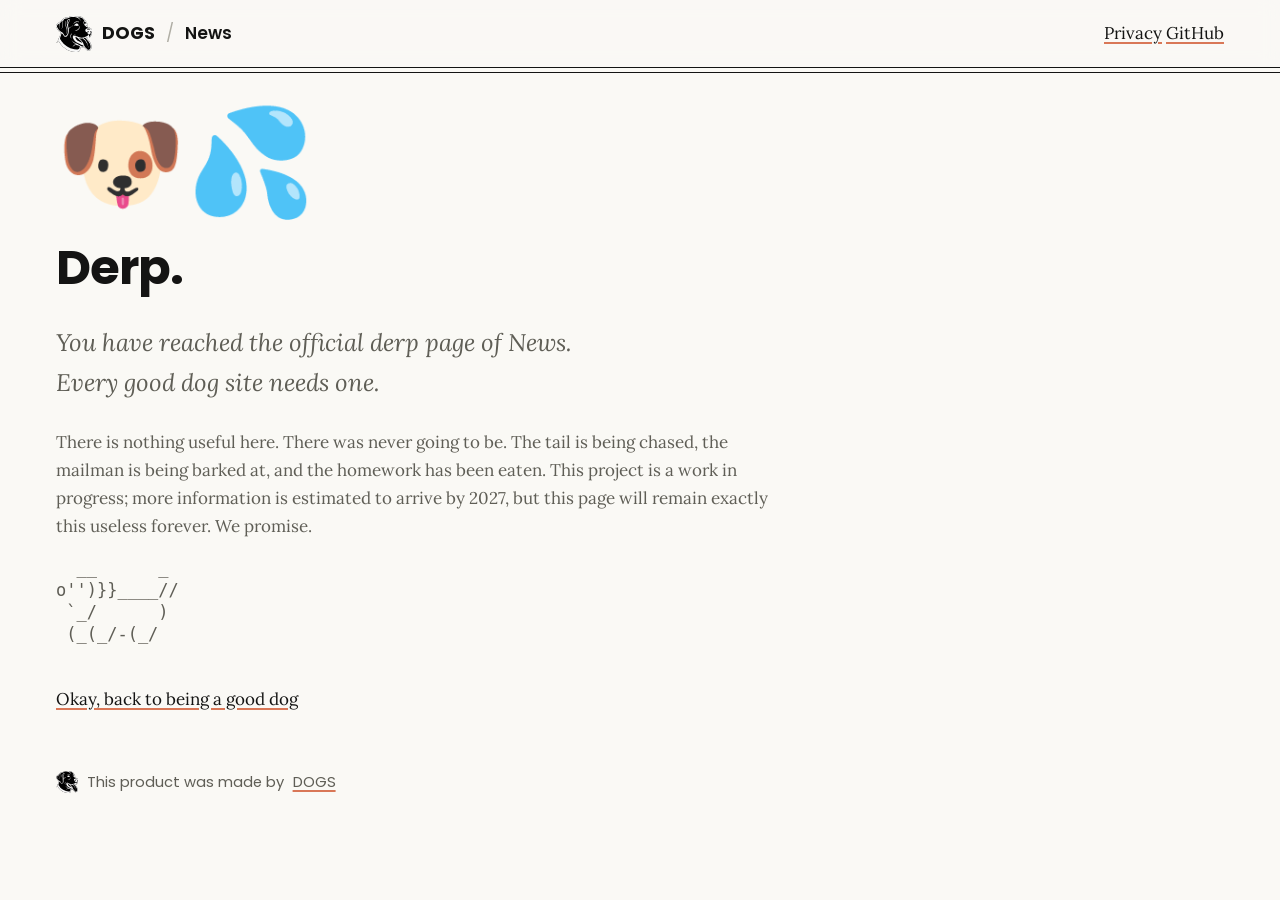
<file: landing/derp.html>
<!doctype html>
<html lang="en">
<head>
  <meta charset="utf-8">
  <meta name="viewport" content="width=device-width, initial-scale=1">
  <title>Derp — News</title>
  <meta name="description" content="The official derp page of News. Nothing useful lives here, and that is the point.">
  <meta name="robots" content="index, follow">
  <meta name="theme-color" content="#faf9f5">
  <link rel="icon" href="./dogs-logo.svg" type="image/svg+xml">
  <link rel="canonical" href="https://news.wearedogs.net/derp.html">
  <link rel="alternate" type="application/rss+xml" title="DOGS NEWS" href="./feed.xml">
  <meta property="og:site_name" content="News">
  <meta property="og:type" content="website">
  <meta property="og:title" content="Derp — News">
  <meta property="og:description" content="The official derp page of News. Nothing useful lives here, and that is the point.">
  <meta property="og:url" content="https://news.wearedogs.net/derp.html">
  <meta property="og:image" content="https://news.wearedogs.net/og.png">
  <meta property="og:image:width" content="1200">
  <meta property="og:image:height" content="630">
  <meta property="og:image:alt" content="News — An independent news platform — work in progress, more information by 2027">
  <meta name="twitter:card" content="summary_large_image">
  <link rel="preconnect" href="https://fonts.googleapis.com">
  <link rel="preconnect" href="https://fonts.gstatic.com" crossorigin>
  <link href="https://fonts.googleapis.com/css2?family=Poppins:wght@500;600;700&family=Lora:ital,wght@0,400;0,500;1,400&display=swap" rel="stylesheet">
  <link rel="stylesheet" href="./styles.css">
</head>
<body>
  <a class="skip" href="#content">Skip to content</a>
  <header class="site">
    <div class="nav">
      <div class="brand">
        <a class="wordmark" href="https://wearedogs.net">
          <img src="./dogs-logo.svg" alt="DOGS logo: a black-and-white Labrador with its tongue out" width="34" height="34" decoding="async">
          <span>DOGS</span>
        </a>
        <span class="sep" aria-hidden="true">/</span>
        <a class="project" href="./">News</a>
      </div>
      <nav aria-label="Primary">
        <a href="./privacy.html">Privacy</a>
        <a href="https://github.com/YEAHDOGS/news">GitHub</a>
      </nav>
    </div>
  </header>
  <main id="content">
    <section class="panel" aria-label="Derp">
      <div class="wrap">
        <div class="stage">
          <p class="big" role="img" aria-label="A goofy dog face with its tongue out">🐶💦</p>
          <h1>Derp.</h1>
          <p class="lede">You have reached the official derp page of News. Every good dog site needs one.</p>
          <p class="muted">There is nothing useful here. There was never going to be. The tail is being chased, the mailman is being barked at, and the homework has been eaten. This project is a work in progress; more information is estimated to arrive by 2027, but this page will remain exactly this useless forever. We promise.</p>
          <pre class="dog" aria-hidden="true">
  __      _
o'')}}____//
 `_/      )
 (_(_/-(_/
          </pre>
          <p><a href="./">Okay, back to being a good dog</a></p>
          <p class="madeby-light">
            <img src="./dogs-logo.svg" alt="DOGS logo: a black-and-white Labrador with its tongue out" width="22" height="22" loading="lazy" decoding="async">
            This product was made by <a href="https://wearedogs.net">DOGS</a>
          </p>
        </div>
      </div>
    </section>
  </main>

</body>
</html>
</file>
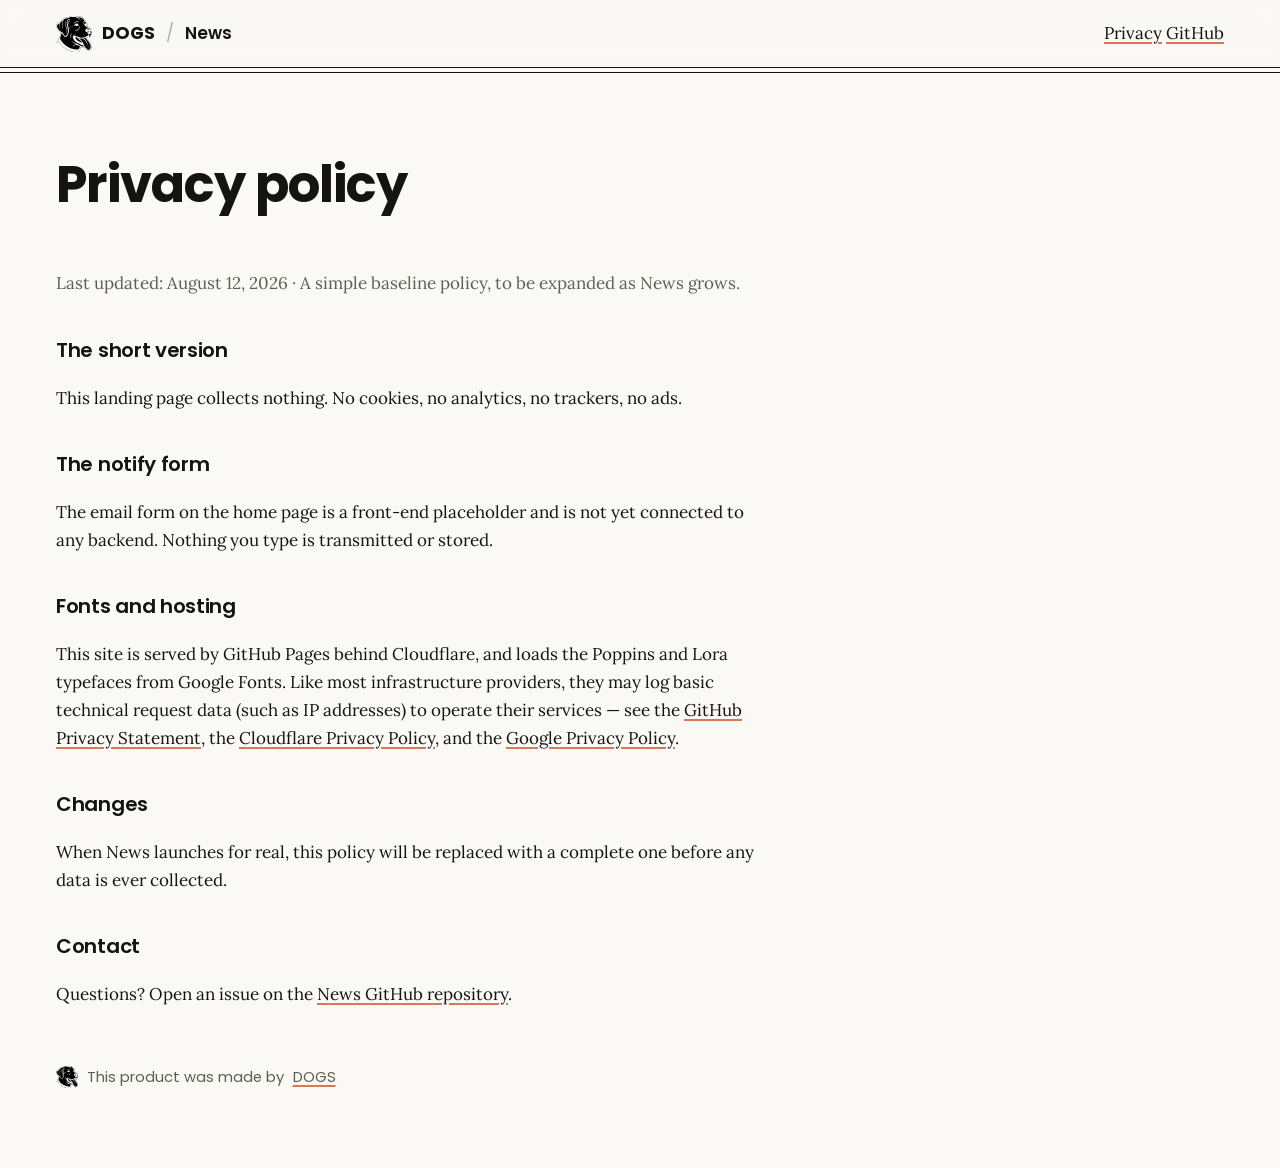
<file: landing/privacy.html>
<!doctype html>
<html lang="en">
<head>
  <meta charset="utf-8">
  <meta name="viewport" content="width=device-width, initial-scale=1">
  <title>Privacy policy — News</title>
  <meta name="description" content="The simple baseline privacy policy for News: no cookies, no analytics, no data collected.">
  <meta name="robots" content="index, follow">
  <meta name="theme-color" content="#faf9f5">
  <link rel="icon" href="./dogs-logo.svg" type="image/svg+xml">
  <link rel="canonical" href="https://news.wearedogs.net/privacy.html">
  <link rel="alternate" type="application/rss+xml" title="DOGS NEWS" href="./feed.xml">
  <meta property="og:site_name" content="News">
  <meta property="og:type" content="website">
  <meta property="og:title" content="Privacy policy — News">
  <meta property="og:description" content="The simple baseline privacy policy for News: no cookies, no analytics, no data collected.">
  <meta property="og:url" content="https://news.wearedogs.net/privacy.html">
  <meta property="og:image" content="https://news.wearedogs.net/og.png">
  <meta property="og:image:width" content="1200">
  <meta property="og:image:height" content="630">
  <meta property="og:image:alt" content="News — An independent news platform — work in progress, more information by 2027">
  <meta name="twitter:card" content="summary_large_image">
  <link rel="preconnect" href="https://fonts.googleapis.com">
  <link rel="preconnect" href="https://fonts.gstatic.com" crossorigin>
  <link href="https://fonts.googleapis.com/css2?family=Poppins:wght@500;600;700&family=Lora:ital,wght@0,400;0,500;1,400&display=swap" rel="stylesheet">
  <link rel="stylesheet" href="./styles.css">
</head>
<body>
  <a class="skip" href="#content">Skip to content</a>
  <header class="site">
    <div class="nav">
      <div class="brand">
        <a class="wordmark" href="https://wearedogs.net">
          <img src="./dogs-logo.svg" alt="DOGS logo: a black-and-white Labrador with its tongue out" width="34" height="34" decoding="async">
          <span>DOGS</span>
        </a>
        <span class="sep" aria-hidden="true">/</span>
        <a class="project" href="./">News</a>
      </div>
      <nav aria-label="Primary">
        <a href="./privacy.html">Privacy</a>
        <a href="https://github.com/YEAHDOGS/news">GitHub</a>
      </nav>
    </div>
  </header>
  <main id="content">
    <section class="panel" aria-label="Privacy policy">
      <div class="wrap">
        <div class="prose">
          <h1>Privacy policy</h1>
          <p class="muted">Last updated: August 12, 2026 &middot; A simple baseline policy, to be expanded as News grows.</p>
          <h2>The short version</h2>
          <p>This landing page collects nothing. No cookies, no analytics, no trackers, no ads.</p>
          <h2>The notify form</h2>
          <p>The email form on the home page is a front-end placeholder and is not yet connected to any backend. Nothing you type is transmitted or stored.</p>
          <h2>Fonts and hosting</h2>
          <p>This site is served by GitHub Pages behind Cloudflare, and loads the Poppins and Lora typefaces from Google Fonts. Like most infrastructure providers, they may log basic technical request data (such as IP addresses) to operate their services &mdash; see the <a href="https://docs.github.com/en/site-policy/privacy-policies/github-general-privacy-statement">GitHub Privacy Statement</a>, the <a href="https://www.cloudflare.com/privacypolicy/">Cloudflare Privacy Policy</a>, and the <a href="https://policies.google.com/privacy">Google Privacy Policy</a>.</p>
          <h2>Changes</h2>
          <p>When News launches for real, this policy will be replaced with a complete one before any data is ever collected.</p>
          <h2>Contact</h2>
          <p>Questions? Open an issue on the <a href="https://github.com/YEAHDOGS/news">News GitHub repository</a>.</p>
          <p class="madeby-light">
            <img src="./dogs-logo.svg" alt="DOGS logo: a black-and-white Labrador with its tongue out" width="22" height="22" loading="lazy" decoding="async">
            This product was made by <a href="https://wearedogs.net">DOGS</a>
          </p>
        </div>
      </div>
    </section>
  </main>

</body>
</html>
</file>
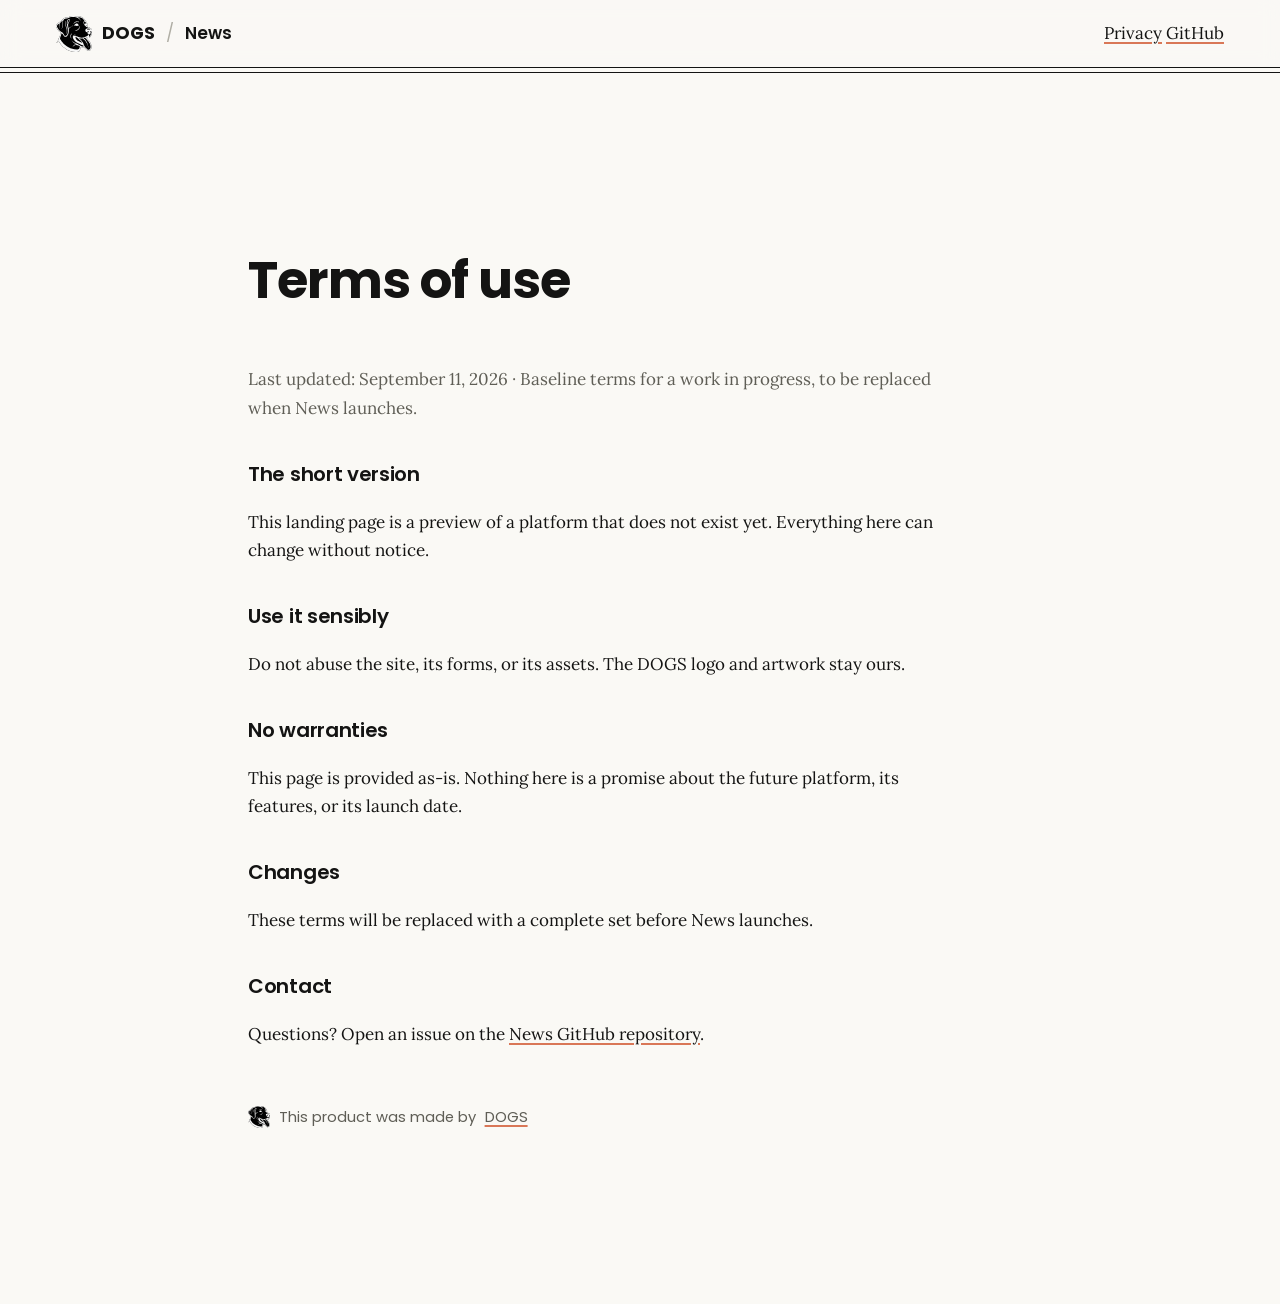
<file: landing/terms.html>
<!doctype html>
<html lang="en">
<head>
  <meta charset="utf-8">
  <meta name="viewport" content="width=device-width, initial-scale=1">
  <title>Terms of use — News</title>
  <meta name="description" content="Baseline terms of use for the News landing page: plain rules for a work in progress, to be replaced at launch.">
  <meta name="robots" content="index, follow">
  <meta name="theme-color" content="#faf9f5">
  <link rel="icon" href="./favicon.svg" type="image/svg+xml">
  <link rel="canonical" href="https://news.wearedogs.net/terms.html">
  <meta property="og:site_name" content="News">
  <meta property="og:type" content="website">
  <meta property="og:title" content="Terms of use — News">
  <meta property="og:description" content="Baseline terms of use for the News landing page: plain rules for a work in progress, to be replaced at launch.">
  <meta property="og:url" content="https://news.wearedogs.net/terms.html">
  <meta property="og:image" content="https://news.wearedogs.net/og.png">
  <meta property="og:image:width" content="1200">
  <meta property="og:image:height" content="630">
  <meta property="og:image:alt" content="News — An independent news platform — work in progress, more information by 2027">
  <meta name="twitter:card" content="summary_large_image">
  <link rel="preconnect" href="https://fonts.googleapis.com">
  <link rel="preconnect" href="https://fonts.gstatic.com" crossorigin>
  <link href="https://fonts.googleapis.com/css2?family=Poppins:wght@500;600;700&family=Lora:ital,wght@0,400;0,500;1,400&display=swap" rel="stylesheet">
  <link rel="stylesheet" href="./styles.css">
</head>
<body>
  <a class="skip" href="#content">Skip to content</a>
  <header class="site">
    <div class="nav">
      <div class="brand">
        <a class="wordmark" href="https://wearedogs.net">
          <img src="./dogs-logo.svg" alt="DOGS logo: a black-and-white Labrador with its tongue out" width="34" height="34" decoding="async">
          <span>DOGS</span>
        </a>
        <span class="sep" aria-hidden="true">/</span>
        <a class="project" href="./">News</a>
      </div>
      <nav aria-label="Primary">
        <a href="./privacy.html">Privacy</a>
        <a href="https://github.com/YEAHDOGS/news">GitHub</a>
      </nav>
    </div>
  </header>
  <main id="content">
    <section class="section" aria-label="Terms of use">
      <div class="wrap narrow">
        <div class="prose">
          <h1>Terms of use</h1>
          <p class="muted">Last updated: September 11, 2026 &middot; Baseline terms for a work in progress, to be replaced when News launches.</p>
          <h2>The short version</h2>
          <p>This landing page is a preview of a platform that does not exist yet. Everything here can change without notice.</p>
          <h2>Use it sensibly</h2>
          <p>Do not abuse the site, its forms, or its assets. The DOGS logo and artwork stay ours.</p>
          <h2>No warranties</h2>
          <p>This page is provided as-is. Nothing here is a promise about the future platform, its features, or its launch date.</p>
          <h2>Changes</h2>
          <p>These terms will be replaced with a complete set before News launches.</p>
          <h2>Contact</h2>
          <p>Questions? Open an issue on the <a href="https://github.com/YEAHDOGS/news">News GitHub repository</a>.</p>
          <p class="madeby-light">
            <img src="./dogs-logo.svg" alt="DOGS logo: a black-and-white Labrador with its tongue out" width="22" height="22" loading="lazy" decoding="async">
            This product was made by <a href="https://wearedogs.net">DOGS</a>
          </p>
        </div>
      </div>
    </section>
  </main>

</body>
</html>
</file>
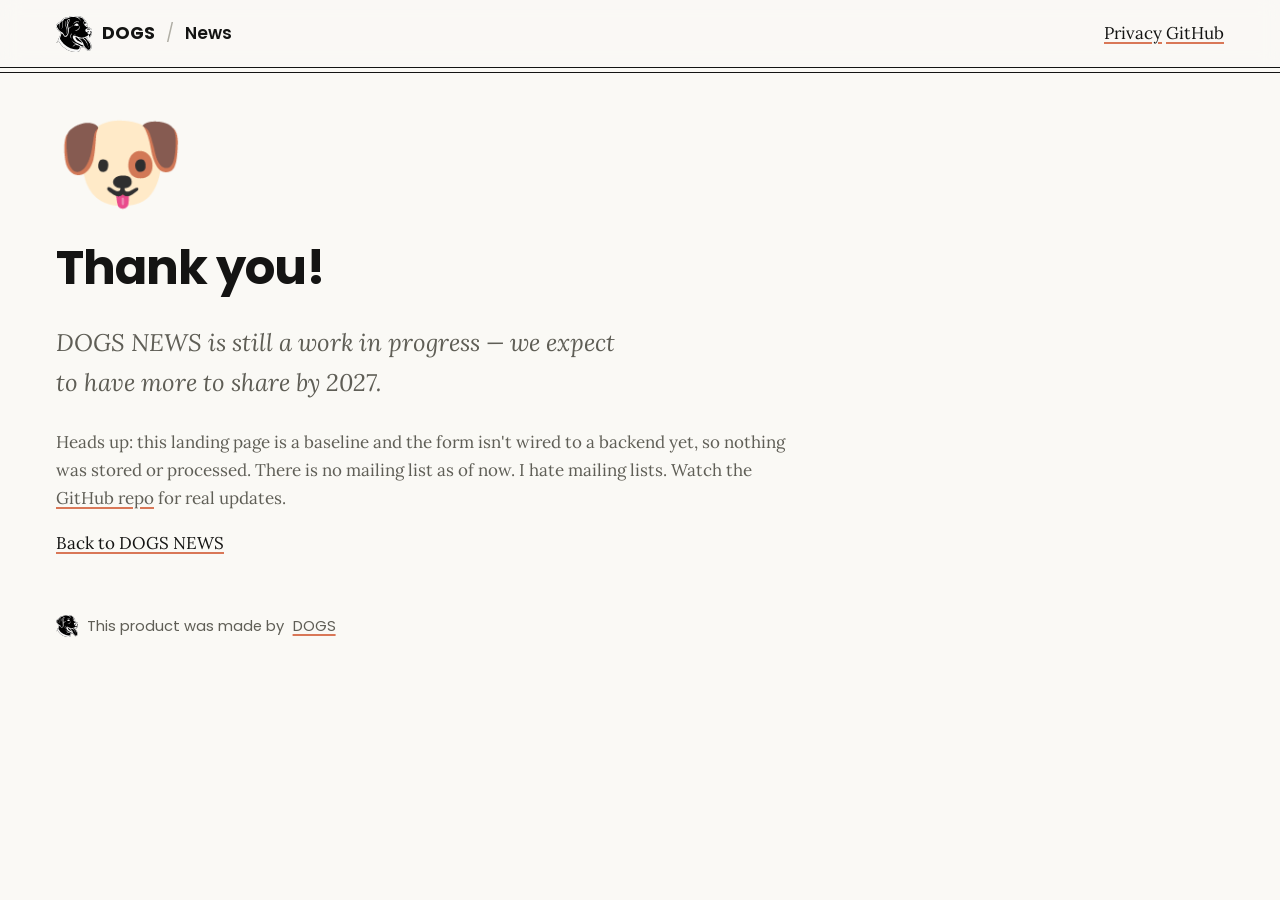
<file: landing/thanks.html>
<!doctype html>
<html lang="en">
<head>
  <meta charset="utf-8">
  <meta name="viewport" content="width=device-width, initial-scale=1">
  <title>Thank you — News</title>
  <meta name="description" content="Thanks for your interest in News — a DOGS work in progress with more to share by 2027.">
  <meta name="robots" content="noindex">
  <meta name="theme-color" content="#faf9f5">
  <link rel="icon" href="./dogs-logo.svg" type="image/svg+xml">
  <link rel="canonical" href="https://news.wearedogs.net/thanks.html">
  <link rel="alternate" type="application/rss+xml" title="DOGS NEWS" href="./feed.xml">
  <meta property="og:site_name" content="News">
  <meta property="og:type" content="website">
  <meta property="og:title" content="Thank you — News">
  <meta property="og:description" content="Thanks for your interest in News — a DOGS work in progress with more to share by 2027.">
  <meta property="og:url" content="https://news.wearedogs.net/thanks.html">
  <meta property="og:image" content="https://news.wearedogs.net/og.png">
  <meta property="og:image:width" content="1200">
  <meta property="og:image:height" content="630">
  <meta property="og:image:alt" content="News — An independent news platform — work in progress, more information by 2027">
  <meta name="twitter:card" content="summary_large_image">
  <link rel="preconnect" href="https://fonts.googleapis.com">
  <link rel="preconnect" href="https://fonts.gstatic.com" crossorigin>
  <link href="https://fonts.googleapis.com/css2?family=Poppins:wght@500;600;700&family=Lora:ital,wght@0,400;0,500;1,400&display=swap" rel="stylesheet">
  <link rel="stylesheet" href="./styles.css">
</head>
<body>
  <a class="skip" href="#content">Skip to content</a>
  <header class="site">
    <div class="nav">
      <div class="brand">
        <a class="wordmark" href="https://wearedogs.net">
          <img src="./dogs-logo.svg" alt="DOGS logo: a black-and-white Labrador with its tongue out" width="34" height="34" decoding="async">
          <span>DOGS</span>
        </a>
        <span class="sep" aria-hidden="true">/</span>
        <a class="project" href="./">News</a>
      </div>
      <nav aria-label="Primary">
        <a href="./privacy.html">Privacy</a>
        <a href="https://github.com/YEAHDOGS/news">GitHub</a>
      </nav>
    </div>
  </header>
  <main id="content">
    <section class="panel" aria-label="Thank you">
      <div class="wrap">
        <div class="stage">
          <p class="big" role="img" aria-label="A happy dog">🐶</p>
          <h1>Thank you!</h1>
          <p class="lede">DOGS NEWS is still a work in progress &mdash; we expect to have more to share by 2027.</p>
          <p class="muted">Heads up: this landing page is a baseline and the form isn't wired to a backend yet, so nothing was stored or processed. There is no mailing list as of now. I hate mailing lists. Watch the <a href="https://github.com/YEAHDOGS/news">GitHub repo</a> for real updates.</p>
          <p><a href="./">Back to DOGS NEWS</a></p>
          <p class="madeby-light">
            <img src="./dogs-logo.svg" alt="DOGS logo: a black-and-white Labrador with its tongue out" width="22" height="22" loading="lazy" decoding="async">
            This product was made by <a href="https://wearedogs.net">DOGS</a>
          </p>
        </div>
      </div>
    </section>
  </main>

</body>
</html>
</file>
<file: landing/styles.css>
/* DOGS NEWS — newspaper-modern. Paper, ink, one accent. */
:root {
  --accent: #d97757;
  --ink: #141413;
  --ink-soft: #5f5e56;
  --cream: #faf9f5;
  --surface: #ffffff;
  --line: #e8e6dc;
  --mid: #b0aea5;
  --dark: #171614;
  --dark-line: #3a3934;
  --font-display: "Poppins", Arial, sans-serif;
  --font-body: "Lora", Georgia, serif;
  --header-h: 4.25rem;
}
* { box-sizing: border-box; }
html {
  -webkit-text-size-adjust: 100%;
  scroll-behavior: smooth;
}
@media (prefers-reduced-motion: reduce) { html { scroll-behavior: auto; } }
body {
  margin: 0;
  font-family: var(--font-body);
  font-size: 1.0625rem;
  background: var(--cream);
  color: var(--ink);
  line-height: 1.65;
}
::selection { background: var(--accent); color: var(--cream); }
a { color: inherit; text-decoration-color: var(--accent); text-decoration-thickness: 2px; text-underline-offset: 3px; }
a:hover { color: var(--accent); }
:focus-visible { outline: 3px solid var(--accent); outline-offset: 2px; border-radius: 4px; }
.skip {
  position: fixed; left: -999px; top: 0; z-index: 60;
  background: var(--ink); color: var(--cream); padding: 0.6rem 1rem; border-radius: 0 0 8px 0;
}
.skip:focus { left: 0; }

/* ---- reading progress: accent hairline under the masthead */
.progress {
  position: fixed; top: 0; left: 0; right: 0; z-index: 50; height: 3px;
}
.progress span {
  display: block; height: 100%; background: var(--accent);
  transform: scaleX(0); transform-origin: 0 50%;
}

/* ---- fixed masthead */
header.site {
  position: fixed; inset: 0 0 auto 0; z-index: 40; height: var(--header-h);
  background: color-mix(in srgb, var(--cream) 86%, transparent);
  -webkit-backdrop-filter: blur(10px); backdrop-filter: blur(10px);
  border-bottom: 1px solid var(--ink);
  box-shadow: 0 4px 0 var(--cream), 0 5px 0 var(--ink);
}
.nav {
  max-width: 76rem; height: 100%; margin: 0 auto; padding: 0 1.5rem;
  display: flex; align-items: center; justify-content: space-between; gap: 1rem;
}
.brand { display: flex; align-items: center; gap: 0.7rem; min-width: 0; }
.brand .sep { color: var(--mid); font-family: var(--font-display); }
.brand .project { font-family: var(--font-display); font-weight: 600; font-size: 1.05rem; text-decoration: none; }
.wordmark { display: flex; align-items: center; gap: 0.65rem; text-decoration: none; }
.wordmark img { width: 36px; height: 36px; display: block; }
.wordmark span { font-family: var(--font-display); font-weight: 700; font-size: 1.1rem; letter-spacing: -0.01em; }
.mast-meta { display: flex; align-items: center; gap: 1.5rem; }
.dateline {
  font-family: var(--font-display); font-size: 0.8rem; color: var(--ink-soft);
  letter-spacing: 0.04em; white-space: nowrap;
}
.mast-meta nav { display: flex; gap: 1.5rem; font-family: var(--font-display); font-size: 0.9rem; }
.mast-meta nav a { text-decoration: none; color: var(--ink-soft); }
.mast-meta nav a:hover { color: var(--accent); }
@media (max-width: 640px) { .dateline { display: none; } }

/* ---- section side rail (desktop) */
.rail {
  position: fixed; left: 1.6rem; top: 50%; transform: translateY(-50%); z-index: 30;
  display: none; flex-direction: column; gap: 1.1rem; margin: 0; padding: 0;
}
@media (min-width: 1180px) { .rail { display: flex; } }
.rail a {
  display: flex; align-items: baseline; gap: 0.6rem; text-decoration: none;
  font-family: var(--font-display); font-size: 0.78rem; color: var(--mid);
}
.rail a b { font-weight: 600; font-size: 0.72rem; }
.rail a span { opacity: 0; transform: translateX(-6px); transition: opacity 0.18s ease, transform 0.18s ease; }
.rail a:hover span, .rail a.active span { opacity: 1; transform: none; }
.rail a.active { color: var(--accent); }

/* ---- type */
.eyebrow {
  font-family: var(--font-display); font-size: 0.82rem; font-weight: 600;
  letter-spacing: 0.16em; text-transform: uppercase; color: var(--accent); margin: 0;
}
.secnum {
  font-family: var(--font-display); font-weight: 700; font-size: 0.85rem;
  letter-spacing: 0.2em; color: var(--mid); margin: 0 0 0.6rem;
}
h1, h2, h3 { font-family: var(--font-display); }
h1.headline {
  font-weight: 700; letter-spacing: -0.035em;
  font-size: clamp(3.4rem, 15vw, 8rem); line-height: 0.98;
  margin: 1rem 0 1.4rem; max-width: 12ch;
}
h2 { font-weight: 600; letter-spacing: -0.015em; font-size: clamp(1.7rem, 3.6vw, 2.6rem); margin: 0 0 1rem; }
h3 { font-weight: 600; font-size: 1.15rem; margin: 0 0 0.5rem; letter-spacing: -0.01em; }
.lede { font-size: clamp(1.15rem, 2.4vw, 1.5rem); color: var(--ink-soft); max-width: 36rem; margin: 0 0 1.6rem; font-style: italic; }
.dark .lede, .dark .muted { color: var(--mid); }
.muted { color: var(--ink-soft); }

/* headline word reveal: transform only */
.headline .w { display: inline-block; overflow: hidden; vertical-align: top; padding-bottom: 0.08em; margin-bottom: -0.08em; }
.headline .wi { display: inline-block; transform: translateY(112%); }
.headline.on .wi { animation: rise 0.7s cubic-bezier(0.22, 0.9, 0.3, 1) forwards; }
.headline.on .w:nth-child(2) .wi { animation-delay: 0.08s; }
.headline.on .w:nth-child(3) .wi { animation-delay: 0.16s; }
.headline.on .w:nth-child(4) .wi { animation-delay: 0.24s; }
@keyframes rise { to { transform: translateY(0); } }

/* scroll reveal: transform + opacity, fast */
[data-reveal] { opacity: 0; transform: translateY(22px); transition: opacity 0.5s ease, transform 0.5s cubic-bezier(0.22, 0.9, 0.3, 1); }
[data-reveal].in { opacity: 1; transform: none; }
@media (prefers-reduced-motion: reduce) {
  [data-reveal] { opacity: 1; transform: none; transition: none; }
  .headline .wi { transform: none; }
  .headline.on .wi { animation: none; }
  .ticker-track { animation: none !important; }
}

/* ---- hero */
.hero {
  min-height: 100vh; min-height: 100svh;
  display: flex; flex-direction: column; justify-content: center;
  padding: calc(var(--header-h) + 3rem) 0 0; position: relative; overflow: hidden;
}
.wrap { width: 100%; max-width: 76rem; margin: 0 auto; padding: 0 1.5rem; }
.wrap.narrow { max-width: 52rem; }
.badge {
  display: inline-flex; align-items: center; gap: 0.55rem;
  font-family: var(--font-display); font-size: 0.88rem; font-weight: 500;
  padding: 0.5rem 1.05rem; border: 1.5px solid var(--ink); border-radius: 999px; background: var(--surface);
}
.badge .pip { width: 9px; height: 9px; border-radius: 50%; background: var(--accent); }
.cta-row { display: flex; flex-wrap: wrap; gap: 0.9rem; margin-top: 2.2rem; }
.btn {
  font-family: var(--font-display); font-weight: 600; font-size: 1rem; text-decoration: none;
  padding: 0.85rem 2rem; border-radius: 10px; border: 1.5px solid var(--ink);
  background: var(--accent); color: var(--ink);
  display: inline-flex; align-items: center; justify-content: center;
  transition: transform 0.12s ease, background 0.12s ease;
}
.btn:hover { transform: translateY(-1px); color: var(--ink); }
.btn.ghost { background: transparent; color: var(--ink); }
.btn.ghost:hover { border-color: var(--accent); color: var(--accent); }

/* ---- ticker */
.ticker {
  margin-top: 4rem; border-top: 1px solid var(--ink); border-bottom: 1px solid var(--ink);
  overflow: hidden; background: var(--ink); color: var(--cream);
}
.ticker-track {
  display: inline-flex; white-space: nowrap; padding: 0.7rem 0;
  font-family: var(--font-display); font-size: 0.85rem; font-weight: 600;
  letter-spacing: 0.14em; text-transform: uppercase;
  animation: ticker 26s linear infinite; will-change: transform;
}
.ticker-track span { padding-right: 0.5em; }
.ticker:hover .ticker-track { animation-play-state: paused; }
@keyframes ticker { to { transform: translateX(-50%); } }

/* ---- sections */
.section { padding: 6rem 0; scroll-margin-top: var(--header-h); }
.section.alt { background: var(--surface); border-top: 1px solid var(--line); border-bottom: 1px solid var(--line); }
.section.dark { background: var(--dark); color: var(--cream); }

/* newspaper columns with rules, asymmetric */
.columns { display: grid; grid-template-columns: 1.25fr 1fr 1fr; gap: 0; margin-top: 2.75rem; }
.col { padding: 0 2rem; border-left: 1px solid var(--line); }
.col:first-child { border-left: 0; padding-left: 0; }
.col p { margin: 0; color: var(--ink-soft); font-size: 1.02rem; }
.col.lead p::first-letter {
  font-family: var(--font-display); font-weight: 700; font-size: 3.2em;
  float: left; line-height: 0.85; padding-right: 0.12em; color: var(--ink);
}
@media (max-width: 860px) {
  .columns { grid-template-columns: 1fr; gap: 2rem; }
  .col { padding: 0; border-left: 0; border-top: 1px solid var(--line); padding-top: 1.6rem; }
  .col:first-child { border-top: 0; padding-top: 0; }
}

/* ---- roadmap timeline */
.timeline { list-style: none; display: flex; margin: 3rem 0 0; padding: 0; }
.timeline li { flex: 1; position: relative; padding-top: 1.6rem; padding-right: 1rem; }
.timeline li::before {
  content: ""; position: absolute; top: 5px; left: 0; right: 0; height: 2px; background: var(--line);
}
.timeline li.done::before { background: var(--accent); }
.timeline li.now::before { background: linear-gradient(90deg, var(--accent) 50%, var(--line) 50%); }
.timeline .dot {
  position: absolute; top: 0; left: 0; width: 12px; height: 12px; border-radius: 50%;
  background: var(--accent); outline: 3px solid var(--surface);
}
.timeline li.future .dot { background: var(--surface); border: 2px solid var(--mid); width: 10px; height: 10px; }
.timeline li.now .dot { box-shadow: 0 0 0 5px color-mix(in srgb, var(--accent) 22%, transparent); }
.timeline strong { display: block; font-family: var(--font-display); font-weight: 600; font-size: 1.02rem; }
.timeline .when { font-family: var(--font-display); font-size: 0.82rem; color: var(--ink-soft); }
.timeline li.future strong { color: var(--ink-soft); }
@media (max-width: 640px) {
  .timeline { flex-direction: column; gap: 1.35rem; margin-top: 2rem; }
  .timeline li { padding: 0 0 0 1.65rem; }
  .timeline li::before { top: 0.4rem; bottom: -1.35rem; left: 5px; right: auto; width: 2px; height: auto; }
  .timeline li:last-child::before { display: none; }
  .timeline li.now::before { background: linear-gradient(180deg, var(--accent) 50%, var(--line) 50%); }
  .timeline .dot { top: 0.32rem; }
}

/* ---- FAQ */
.faqs { margin-top: 2rem; border-top: 1px solid var(--ink); }
.faqs details { border-bottom: 1px solid var(--line); }
.faqs summary {
  font-family: var(--font-display); font-weight: 600; font-size: 1.08rem;
  padding: 1.15rem 2.5rem 1.15rem 0; cursor: pointer; list-style: none; position: relative;
}
.faqs summary::-webkit-details-marker { display: none; }
.faqs summary::after {
  content: "+"; position: absolute; right: 0.2rem; top: 1.05rem;
  font-size: 1.3rem; color: var(--accent); font-weight: 500; transition: transform 0.2s ease;
}
.faqs details[open] summary::after { transform: rotate(45deg); }
.faqs details p { margin: 0 0 1.4rem; color: var(--ink-soft); max-width: 44rem; }

/* ---- notify form (dark section) */
.notify form { margin-top: 2rem; max-width: 40rem; }
.fields { display: flex; gap: 0.75rem; align-items: flex-end; }
.fields > div { flex: 1; }
.notify label { display: block; font-family: var(--font-display); font-size: 0.85rem; margin-bottom: 0.45rem; color: var(--line); }
.notify input[type="email"] {
  font: inherit; width: 100%; padding: 0.8rem 1rem; border-radius: 10px;
  border: 1.5px solid var(--dark-line); background: #211f1c; color: var(--cream);
}
.notify input[type="email"]::placeholder { color: #8a887f; }
.notify input[type="email"]:focus { outline: 2px solid var(--accent); outline-offset: 1px; border-color: transparent; }
.notify input[type="email"][aria-invalid="true"] { border-color: #e08d7a; }
.field-error { color: #f0b4a6; font-size: 0.9rem; min-height: 1.3em; margin: 0.5rem 0 0; font-family: var(--font-display); }
.notify button {
  font-family: var(--font-display); font-weight: 600; font-size: 1rem; cursor: pointer;
  padding: 0.8rem 1.7rem; border: 0; border-radius: 10px;
  background: var(--accent); color: var(--ink);
  display: inline-flex; align-items: center; justify-content: center; gap: 0.5rem;
  transition: transform 0.12s ease;
}
.notify button:hover { transform: translateY(-1px); }
.notify button[disabled] { opacity: 0.75; cursor: wait; transform: none; }
.spinner {
  width: 1em; height: 1em; border-radius: 50%;
  border: 2px solid rgba(20,20,19,0.3); border-top-color: #141413;
  animation: spin 0.7s linear infinite; display: none;
}
.notify button.loading .spinner { display: inline-block; }
@keyframes spin { to { transform: rotate(360deg); } }
@media (prefers-reduced-motion: reduce) { .spinner { animation-duration: 1.6s; } .notify button { transition: none; } }
@media (max-width: 640px) {
  .fields { flex-direction: column; align-items: stretch; }
  .notify button { width: 100%; }
}

/* ---- footer (lives inside the last dark section) */
.foot {
  margin-top: 4.5rem; padding-top: 1.75rem; border-top: 1px solid var(--dark-line);
  display: flex; align-items: center; justify-content: space-between; gap: 1rem; flex-wrap: wrap;
  color: var(--mid);
}
.foot nav { display: flex; flex-wrap: wrap; gap: 0.4rem 1.5rem; font-family: var(--font-display); font-size: 0.88rem; }
.foot a { color: var(--mid); text-decoration: none; }
.foot a:hover { color: var(--cream); }
.foot p { margin: 0; font-size: 0.85rem; }
.foot .madeby {
  display: inline-flex; align-items: center; gap: 0.55rem;
  font-family: var(--font-display); font-size: 0.92rem; color: var(--cream);
}
.foot .madeby img { width: 24px; height: 24px; }
.foot .madeby a { color: var(--cream); text-decoration: underline; text-decoration-color: var(--accent); }
.foot .madeby a:hover { color: var(--accent); }
@media (max-width: 640px) { .foot { flex-direction: column; align-items: flex-start; } }

/* ---- sticky mobile CTA */
.sticky-cta {
  display: none;
  position: fixed; left: 0; right: 0; bottom: 0; z-index: 35;
  padding: 0.75rem 1rem calc(0.75rem + env(safe-area-inset-bottom));
  background: color-mix(in srgb, var(--cream) 92%, transparent);
  -webkit-backdrop-filter: blur(10px); backdrop-filter: blur(10px);
  border-top: 1px solid var(--ink);
  transition: transform 0.25s ease;
}
.sticky-cta.hide { transform: translateY(110%); }
@media (max-width: 640px) {
  .sticky-cta { display: block; }
  .sticky-cta .btn { width: 100%; }
}

/* ---- stage pages (404 / thanks / derp) */
.stage { text-align: left; max-width: 46rem; padding: calc(var(--header-h) + 2.5rem) 0 4rem; }
.big { font-size: clamp(4rem, 15vw, 6.5rem); margin: 0 0 1rem; line-height: 1; }
.stage h1 { font-weight: 700; letter-spacing: -0.02em; font-size: clamp(2rem, 6vw, 3rem); margin: 0 0 1rem; }
pre.dog { font-family: ui-monospace, monospace; color: var(--ink-soft); line-height: 1.3; overflow-x: auto; }
.madeby-light {
  display: inline-flex; align-items: center; gap: 0.55rem; margin-top: 2.5rem;
  font-family: var(--font-display); font-size: 0.92rem; color: var(--ink-soft);
}
.madeby-light img { width: 22px; height: 22px; }

/* ---- prose pages (privacy / terms) */
.prose { padding: calc(var(--header-h) + 2rem) 0 4rem; }
.prose h1 { font-size: clamp(2.2rem, 5vw, 3.2rem); font-weight: 700; letter-spacing: -0.02em; }
.prose h2 { font-size: 1.25rem; margin-top: 2.25rem; }
.prose p { max-width: 44rem; }

/* ---- phone-first check */
@media (max-width: 640px) {
  .section { padding: 4rem 0; }
  .wrap { padding: 0 1.25rem; }
  .cta-row .btn { flex: 1 1 100%; }
}
</file>
